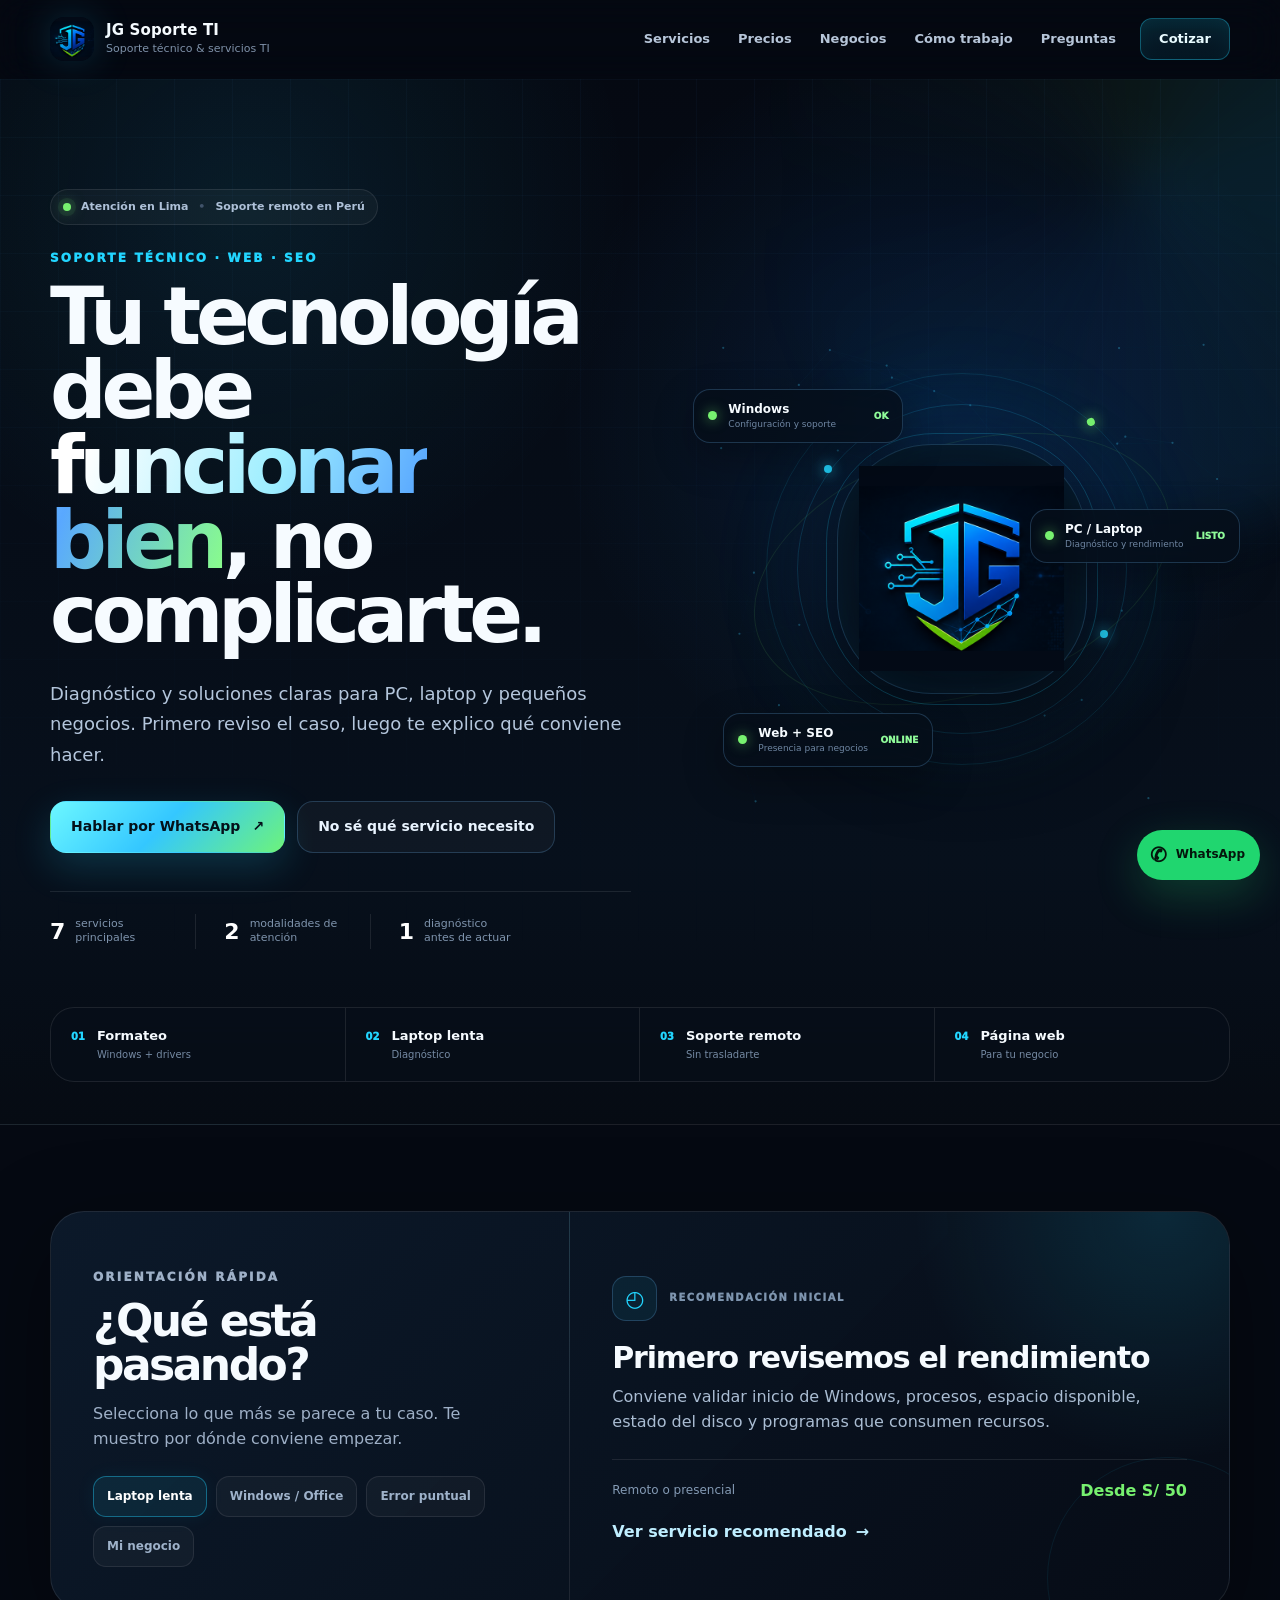
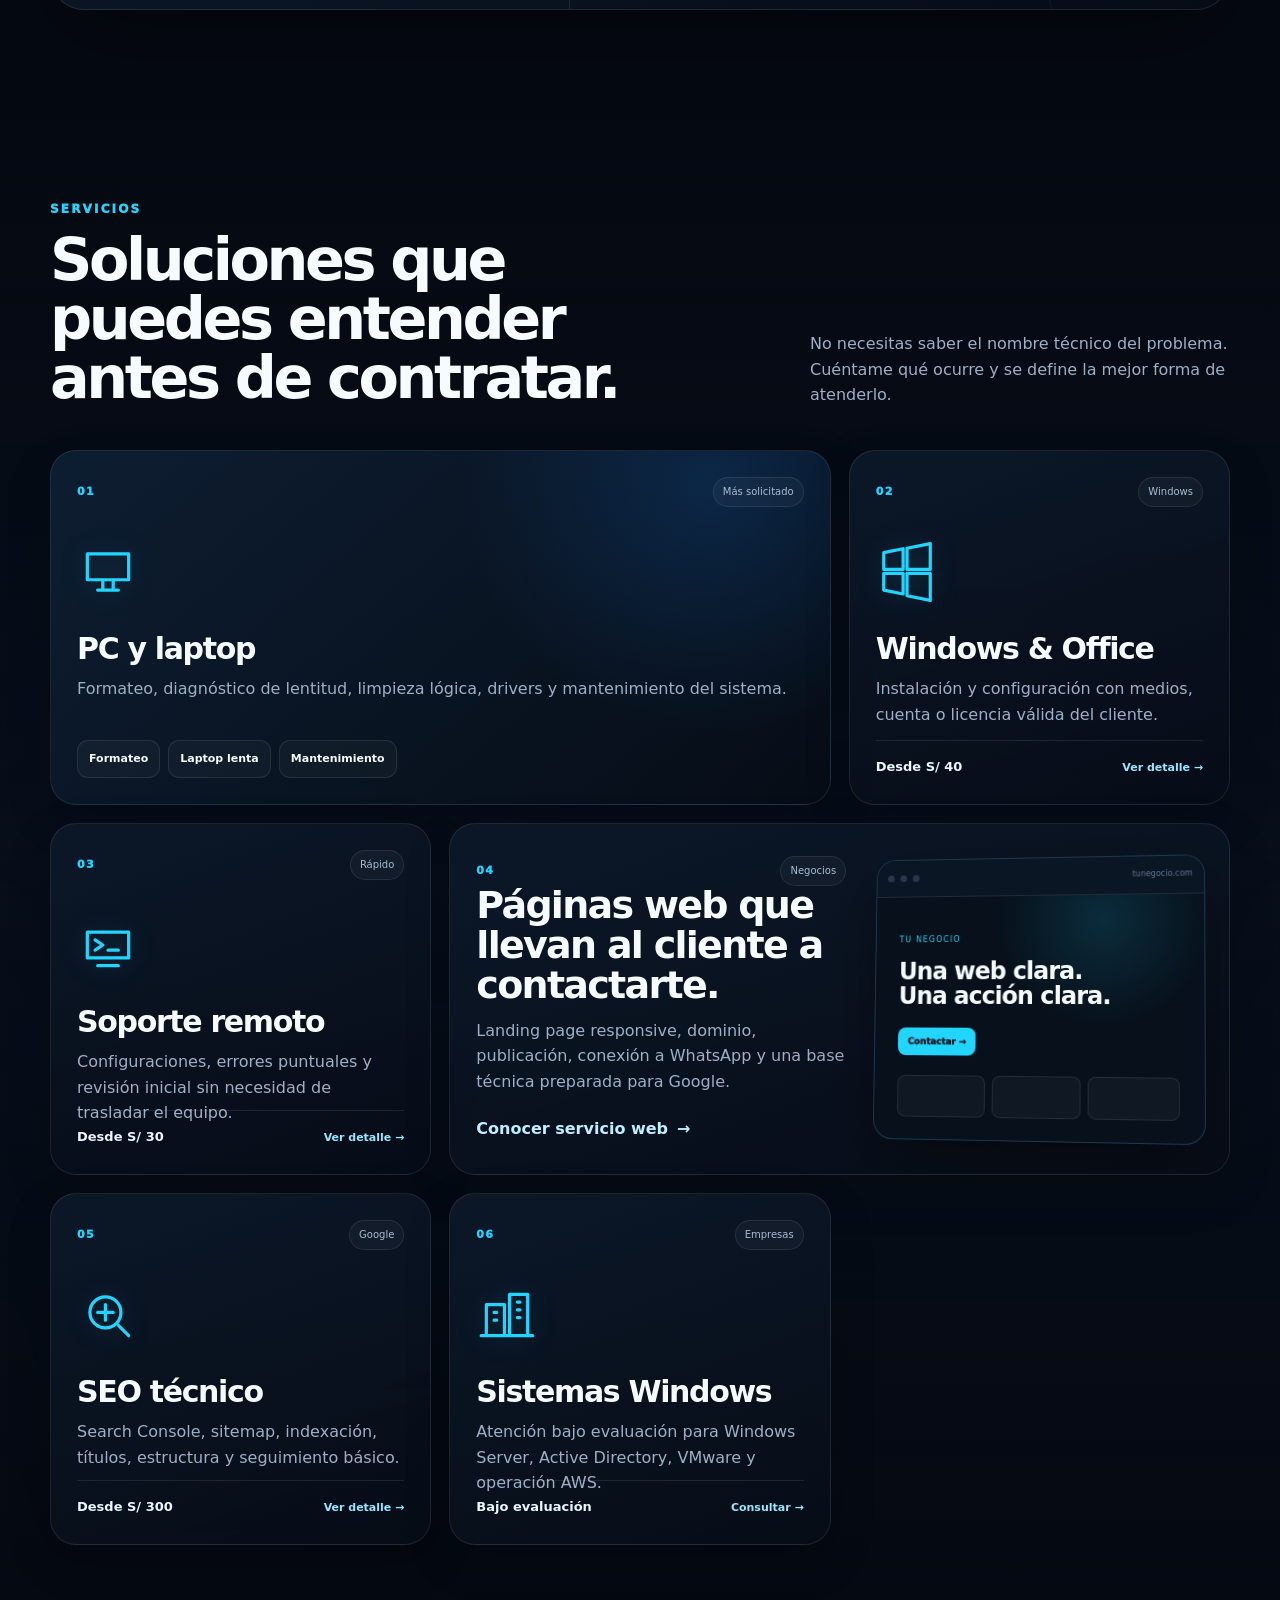
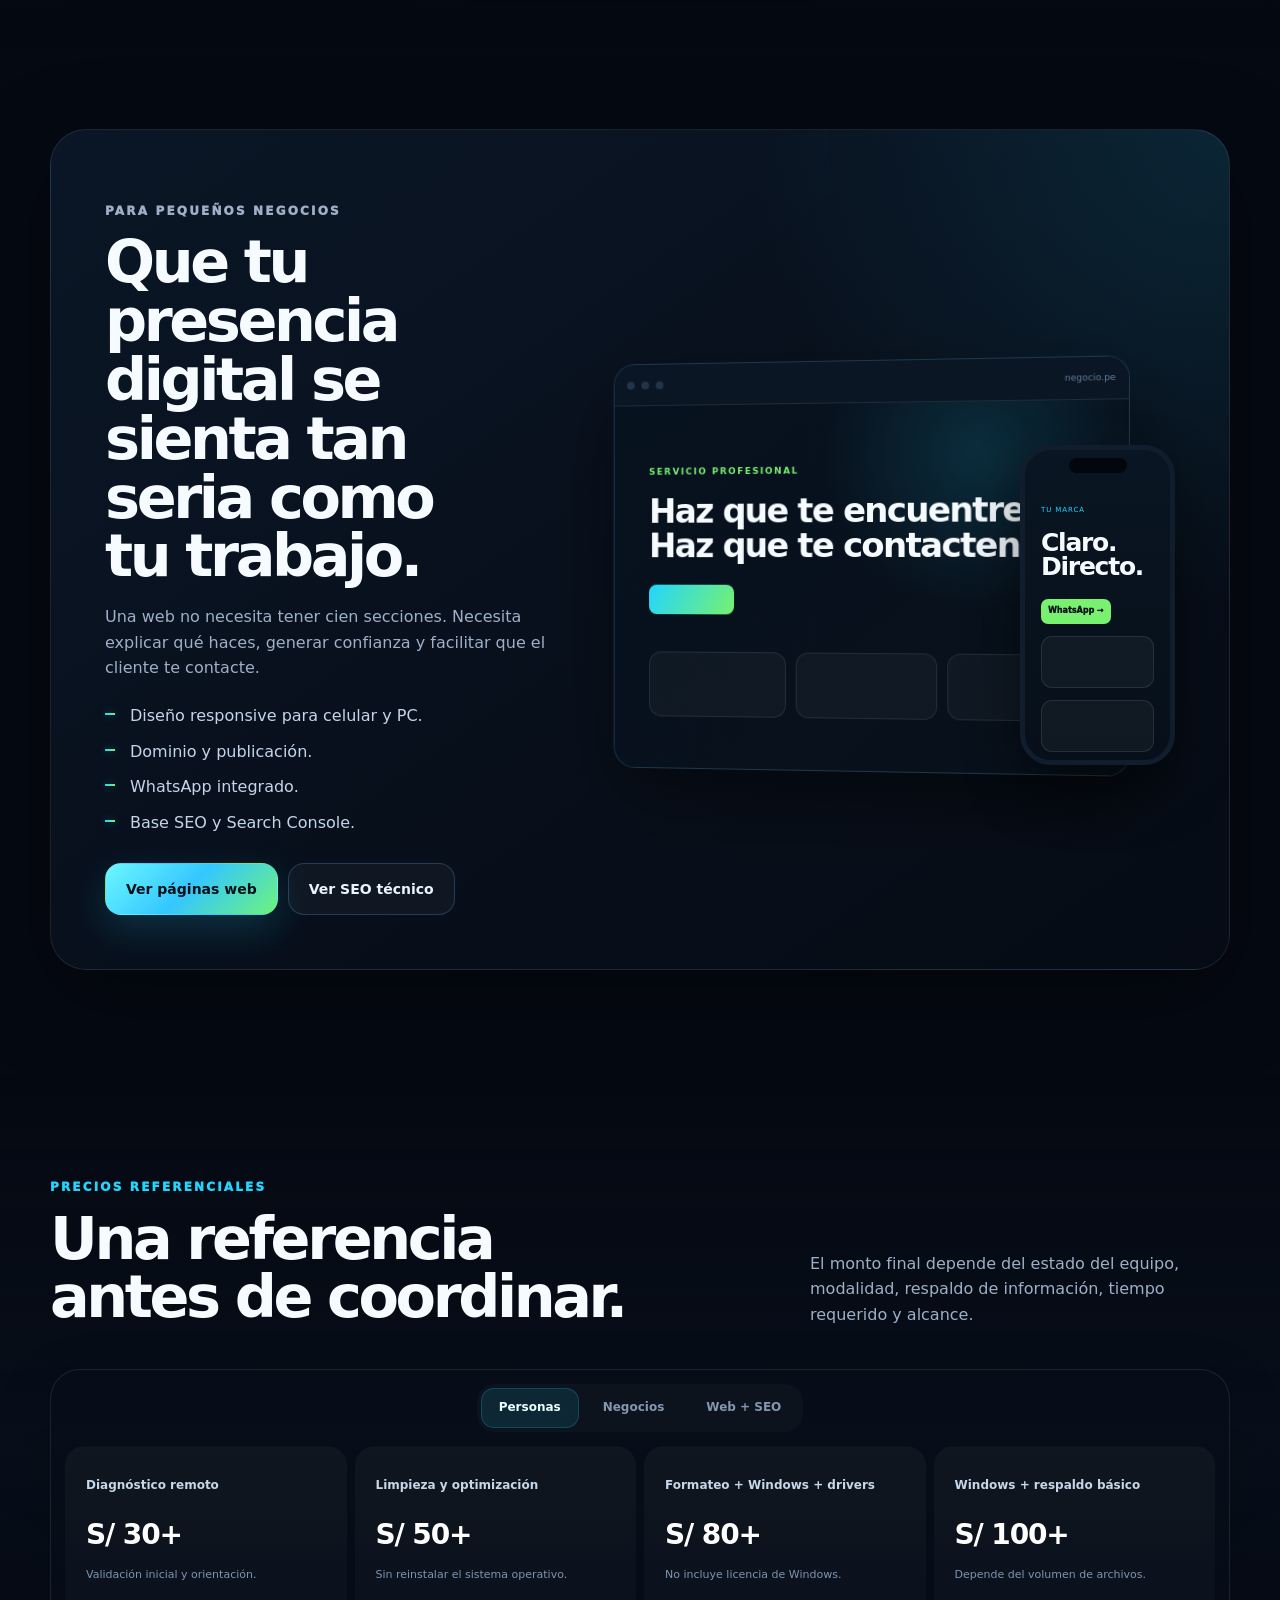
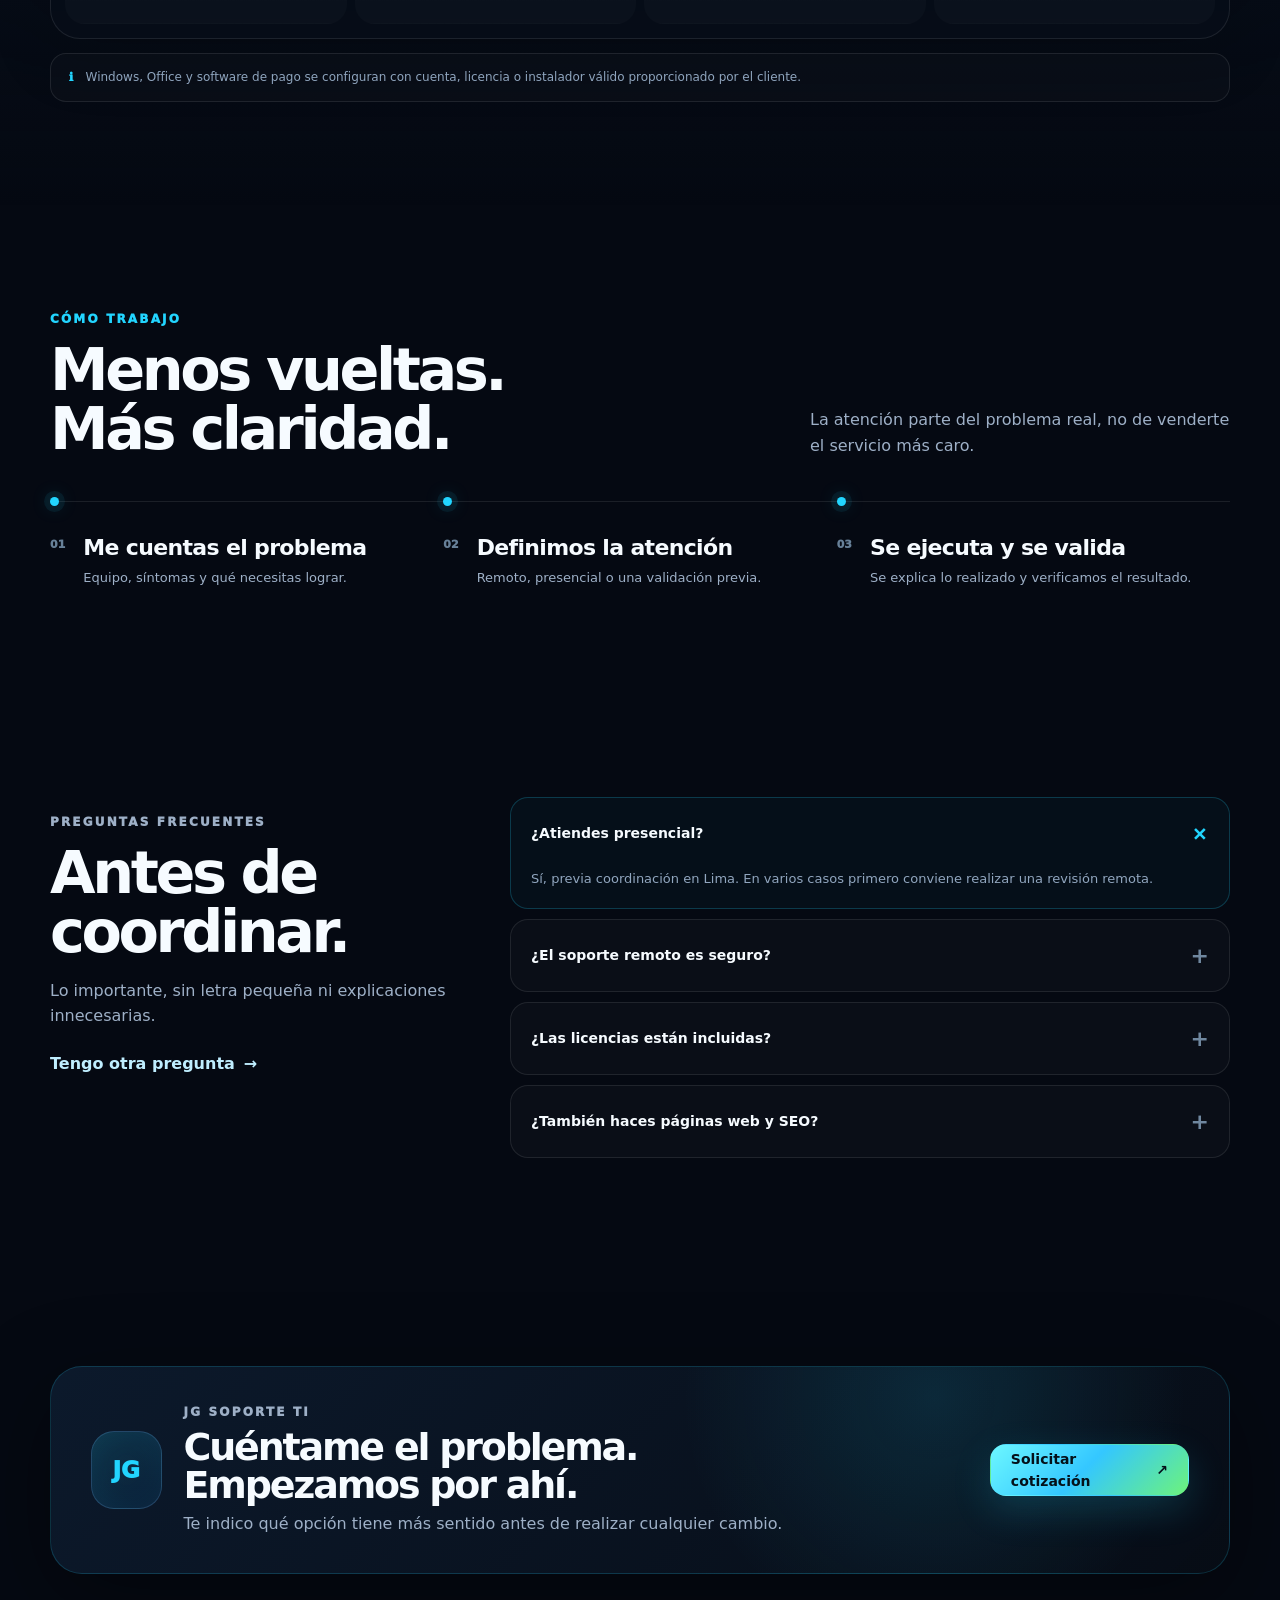
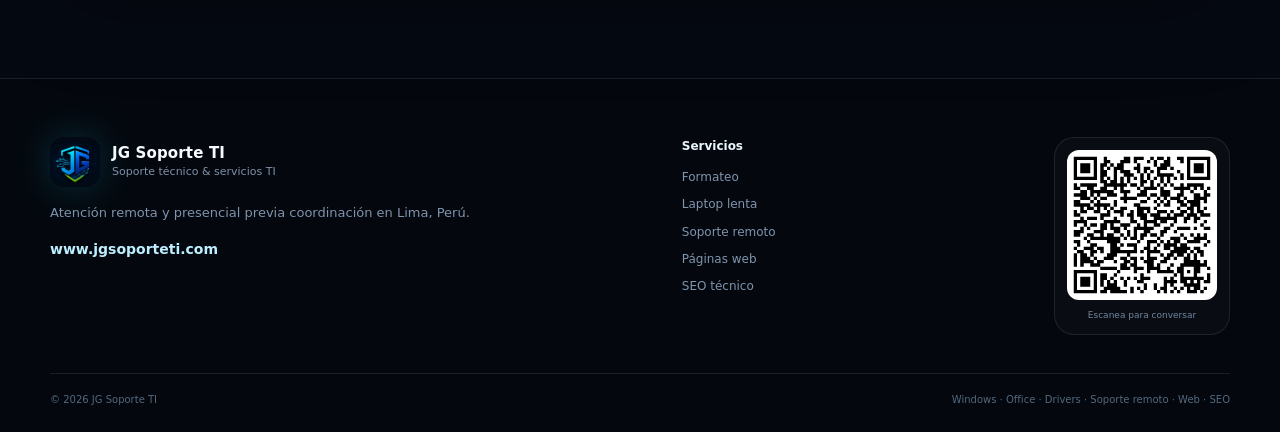
<file: index.html>
<!DOCTYPE html>
<html lang="es-PE">
<head>
  <!-- Google tag (gtag.js) -->
<script async src="https://www.googletagmanager.com/gtag/js?id=G-3D9VGT658D"></script>
<script>
  window.dataLayer = window.dataLayer || [];
  function gtag(){dataLayer.push(arguments);}
  gtag('js', new Date());

  gtag('config', 'G-3D9VGT658D');
</script>
<meta charset="UTF-8" />
<meta name="viewport" content="width=device-width, initial-scale=1.0" />
<title>JG Soporte TI | Soporte técnico para PC, laptop y negocios en Lima</title>
<meta name="description" content="Soporte técnico para PC y laptop en Lima. Formateo, Windows, Office, drivers, optimización, soporte remoto, páginas web y SEO técnico para negocios." />
<meta name="keywords" content="soporte técnico Lima, formateo laptop Lima, laptop lenta Lima, soporte remoto PC Perú, páginas web negocios Lima, SEO técnico Lima" />
<meta name="robots" content="index, follow, max-image-preview:large" />
<meta name="author" content="JG Soporte TI" />
<meta name="theme-color" content="#050a12" />
<meta name="color-scheme" content="dark" />
<link rel="canonical" href="https://www.jgsoporteti.com/" />
<link rel="icon" href="/favicon.ico" sizes="any" />
<link rel="icon" type="image/png" sizes="32x32" href="/assets/img/favicon-32x32.png" />
<link rel="icon" type="image/png" sizes="192x192" href="/assets/img/favicon-192x192.png" />
<link rel="apple-touch-icon" sizes="180x180" href="/assets/img/apple-touch-icon.png" />
<meta property="og:locale" content="es_PE" />
<meta property="og:type" content="website" />
<meta property="og:site_name" content="JG Soporte TI" />
<meta property="og:title" content="JG Soporte TI | Soporte técnico claro, rápido y profesional" />
<meta property="og:description" content="Soluciones para PC, laptop y negocios en Lima: Windows, Office, optimización, soporte remoto, páginas web y SEO técnico." />
<meta property="og:url" content="https://www.jgsoporteti.com/" />
<meta property="og:image" content="https://www.jgsoporteti.com/assets/img/og-image-jg-soporte-ti.png" />
<meta name="twitter:card" content="summary_large_image" />
<meta name="twitter:title" content="JG Soporte TI | Soporte técnico claro, rápido y profesional" />
<meta name="twitter:description" content="Soporte técnico para personas y negocios en Lima. Atención remota y presencial previa coordinación." />
<meta name="twitter:image" content="https://www.jgsoporteti.com/assets/img/og-image-jg-soporte-ti.png" />
<link rel="stylesheet" href="assets/css/styles.css?v=12" />
<script type="application/ld+json">{
  "@context":"https://schema.org",
  "@graph":[
    {"@type":["LocalBusiness","ProfessionalService"],"@id":"https://www.jgsoporteti.com/#negocio","name":"JG Soporte TI","url":"https://www.jgsoporteti.com/","logo":"https://www.jgsoporteti.com/assets/img/logo-icon-jg.png","image":"https://www.jgsoporteti.com/assets/img/og-image-jg-soporte-ti.png","telephone":"+51936480770","priceRange":"S/30 - S/800+","description":"Soporte técnico para PC, laptops y pequeños negocios en Lima. Formateo, Windows, Office, drivers, optimización, soporte remoto, páginas web y SEO técnico.","areaServed":[{"@type":"City","name":"Lima"},{"@type":"Country","name":"Perú"}],"address":{"@type":"PostalAddress","addressLocality":"Lima","addressRegion":"Lima","addressCountry":"PE"}},
    {"@type":"WebSite","@id":"https://www.jgsoporteti.com/#website","url":"https://www.jgsoporteti.com/","name":"JG Soporte TI","inLanguage":"es-PE","publisher":{"@id":"https://www.jgsoporteti.com/#negocio"}},
    {"@type":"ItemList","@id":"https://www.jgsoporteti.com/#servicios","name":"Servicios de JG Soporte TI","itemListElement":[
      {"@type":"ListItem","position":1,"name":"Formateo de laptop en Lima","url":"https://www.jgsoporteti.com/formateo-laptop-lima.html"},
      {"@type":"ListItem","position":2,"name":"Solución para laptop lenta","url":"https://www.jgsoporteti.com/laptop-lenta-lima.html"},
      {"@type":"ListItem","position":3,"name":"Mantenimiento de PC y laptop","url":"https://www.jgsoporteti.com/mantenimiento-pc-lima.html"},
      {"@type":"ListItem","position":4,"name":"Instalación de Windows y Office","url":"https://www.jgsoporteti.com/instalacion-windows-office.html"},
      {"@type":"ListItem","position":5,"name":"Soporte remoto para PC","url":"https://www.jgsoporteti.com/soporte-remoto-pc.html"},
      {"@type":"ListItem","position":6,"name":"Páginas web para negocios","url":"https://www.jgsoporteti.com/paginas-web-negocios.html"},
      {"@type":"ListItem","position":7,"name":"SEO técnico para negocios","url":"https://www.jgsoporteti.com/seo-tecnico-negocios.html"}
    ]}
  ]
}</script>
</head>
<body>
<div class="scroll-progress" aria-hidden="true"><span data-scroll-progress></span></div>
<div class="page-noise" aria-hidden="true"></div>

<header class="site-header" data-header>
  <div class="container nav-wrap">
    <a class="brand" href="#inicio" aria-label="JG Soporte TI - Inicio">
      <img src="assets/img/logo-icon-jg.png" alt="JG Soporte TI" width="44" height="44" />
      <span><b>JG Soporte TI</b><small>Soporte técnico & servicios TI</small></span>
    </a>
    <nav class="main-nav" data-nav aria-label="Menú principal">
      <a href="#servicios">Servicios</a>
      <a href="#precios">Precios</a>
      <a href="#negocios">Negocios</a>
      <a href="#proceso">Cómo trabajo</a>
      <a href="#faq">Preguntas</a>
      <a class="nav-pill" href="https://wa.me/51936480770?text=Hola%20JG%20Soporte%20TI%2C%20quisiera%20cotizar%20un%20servicio." target="_blank" rel="noopener">Cotizar</a>
    </nav>
    <a class="header-wa" href="https://wa.me/51936480770?text=Hola%20JG%20Soporte%20TI%2C%20quisiera%20cotizar%20un%20servicio." target="_blank" rel="noopener">WhatsApp</a>
    <button class="menu-toggle" data-menu-toggle type="button" aria-label="Abrir menú" aria-expanded="false"><span></span><span></span><span></span></button>
  </div>
</header>

<main id="inicio">
  <section class="hero-section">
    <div class="hero-aurora" aria-hidden="true"></div>
    <div class="container hero-grid">
      <div class="hero-copy reveal">
        <div class="availability"><i></i><span>Atención en Lima</span><em>•</em><span>Soporte remoto en Perú</span></div>
        <p class="eyebrow hero-eyebrow">Soporte técnico · Web · SEO</p>
        <h1>Tu tecnología debe <span class="gradient-text">funcionar bien</span>, no complicarte.</h1>
        <p class="hero-lead">Diagnóstico y soluciones claras para PC, laptop y pequeños negocios. Primero reviso el caso, luego te explico qué conviene hacer.</p>
        <div class="hero-actions">
          <a class="btn btn-primary magnetic" href="https://wa.me/51936480770?text=Hola%20JG%20Soporte%20TI%2C%20quisiera%20cotizar%20un%20servicio." target="_blank" rel="noopener"><span>Hablar por WhatsApp</span><b>↗</b></a>
          <a class="btn btn-ghost" href="#diagnostico">No sé qué servicio necesito</a>
        </div>
        <div class="hero-facts">
          <div><strong>7</strong><span>servicios principales</span></div>
          <div><strong>2</strong><span>modalidades de atención</span></div>
          <div><strong>1</strong><span>diagnóstico antes de actuar</span></div>
        </div>
      </div>

      <div class="hero-visual reveal" data-hero-visual>
        <div class="visual-halo"></div>
        <canvas id="networkCanvas" aria-hidden="true"></canvas>
        <div class="tech-orbit orbit-a"></div><div class="tech-orbit orbit-b"></div>
        <div class="core-logo" data-tilt>
          <img src="assets/img/logo-icon-jg.png" alt="Logo JG Soporte TI" width="220" height="220" />
          <span class="core-pulse"></span>
        </div>
        <div class="status-card status-one"><i class="status-dot"></i><span><b>Windows</b><small>Configuración y soporte</small></span><em>OK</em></div>
        <div class="status-card status-two"><i class="status-dot"></i><span><b>PC / Laptop</b><small>Diagnóstico y rendimiento</small></span><em>LISTO</em></div>
        <div class="status-card status-three"><i class="status-dot"></i><span><b>Web + SEO</b><small>Presencia para negocios</small></span><em>ONLINE</em></div>
      </div>
    </div>

    <div class="container quick-links reveal" aria-label="Accesos rápidos">
      <a href="formateo-laptop-lima.html"><span>01</span><b>Formateo</b><small>Windows + drivers</small></a>
      <a href="laptop-lenta-lima.html"><span>02</span><b>Laptop lenta</b><small>Diagnóstico</small></a>
      <a href="soporte-remoto-pc.html"><span>03</span><b>Soporte remoto</b><small>Sin trasladarte</small></a>
      <a href="paginas-web-negocios.html"><span>04</span><b>Página web</b><small>Para tu negocio</small></a>
    </div>
  </section>

  <section class="section diagnosis-section" id="diagnostico">
    <div class="container diagnosis-wrap reveal">
      <div class="diagnosis-copy">
        <p class="eyebrow">Orientación rápida</p>
        <h2>¿Qué está pasando?</h2>
        <p>Selecciona lo que más se parece a tu caso. Te muestro por dónde conviene empezar.</p>
        <div class="diagnosis-options" role="tablist" aria-label="Selecciona tu problema">
          <button class="active" data-diagnosis="slow" type="button">Laptop lenta</button>
          <button data-diagnosis="windows" type="button">Windows / Office</button>
          <button data-diagnosis="remote" type="button">Error puntual</button>
          <button data-diagnosis="business" type="button">Mi negocio</button>
        </div>
      </div>
      <div class="diagnosis-result" data-diagnosis-result>
        <div class="result-top"><span data-result-icon>◴</span><small>RECOMENDACIÓN INICIAL</small></div>
        <h3 data-result-title>Primero revisemos el rendimiento</h3>
        <p data-result-text>Conviene validar inicio de Windows, procesos, espacio disponible, estado del disco y programas que consumen recursos.</p>
        <div class="result-meta"><span data-result-mode>Remoto o presencial</span><b data-result-price>Desde S/ 50</b></div>
        <a data-result-link class="text-link" href="laptop-lenta-lima.html">Ver servicio recomendado <span>→</span></a>
      </div>
    </div>
  </section>

  <section class="section services-section" id="servicios">
    <div class="container section-heading reveal">
      <div><p class="eyebrow">Servicios</p><h2>Soluciones que puedes entender antes de contratar.</h2></div>
      <p>No necesitas saber el nombre técnico del problema. Cuéntame qué ocurre y se define la mejor forma de atenderlo.</p>
    </div>

    <div class="container services-bento">
      <article class="service-card service-featured reveal spotlight" data-tilt>
        <div class="service-head"><span class="service-number">01</span><span class="service-badge">Más solicitado</span></div>
        <svg class="service-svg" viewBox="0 0 24 24" aria-hidden="true"><path d="M4 5h16v10H4zM8 19h8M10 15v4m4-4v4"/></svg>
        <h3>PC y laptop</h3>
        <p>Formateo, diagnóstico de lentitud, limpieza lógica, drivers y mantenimiento del sistema.</p>
        <div class="service-links"><a href="formateo-laptop-lima.html">Formateo</a><a href="laptop-lenta-lima.html">Laptop lenta</a><a href="mantenimiento-pc-lima.html">Mantenimiento</a></div>
      </article>

      <article class="service-card reveal spotlight" data-tilt>
        <div class="service-head"><span class="service-number">02</span><span class="service-badge">Windows</span></div>
        <svg class="service-svg" viewBox="0 0 24 24" aria-hidden="true"><path d="M3 4.5 10.5 3v8H3zm9-1.7L21 1v10h-9zM3 12.5h7.5v8L3 19zm9 0h9V23l-9-1.8z"/></svg>
        <h3>Windows & Office</h3>
        <p>Instalación y configuración con medios, cuenta o licencia válida del cliente.</p>
        <div class="card-bottom"><b>Desde S/ 40</b><a href="instalacion-windows-office.html">Ver detalle →</a></div>
      </article>

      <article class="service-card reveal spotlight" data-tilt>
        <div class="service-head"><span class="service-number">03</span><span class="service-badge">Rápido</span></div>
        <svg class="service-svg" viewBox="0 0 24 24" aria-hidden="true"><path d="M4 7h16v10H4zM8 20h8M7 10l3 2-3 2m5 0h4"/></svg>
        <h3>Soporte remoto</h3>
        <p>Configuraciones, errores puntuales y revisión inicial sin necesidad de trasladar el equipo.</p>
        <div class="card-bottom"><b>Desde S/ 30</b><a href="soporte-remoto-pc.html">Ver detalle →</a></div>
      </article>

      <article class="service-card service-wide reveal spotlight" data-tilt>
        <div class="wide-copy">
          <div class="service-head"><span class="service-number">04</span><span class="service-badge">Negocios</span></div>
          <h3>Páginas web que llevan al cliente a contactarte.</h3>
          <p>Landing page responsive, dominio, publicación, conexión a WhatsApp y una base técnica preparada para Google.</p>
          <a class="text-link" href="paginas-web-negocios.html">Conocer servicio web <span>→</span></a>
        </div>
        <div class="mini-browser" aria-hidden="true">
          <div class="browser-bar"><i></i><i></i><i></i><span>tunegocio.com</span></div>
          <div class="browser-body"><small>TU NEGOCIO</small><strong>Una web clara.<br>Una acción clara.</strong><em>Contactar →</em><div class="browser-cards"><i></i><i></i><i></i></div></div>
        </div>
      </article>

      <article class="service-card reveal spotlight" data-tilt>
        <div class="service-head"><span class="service-number">05</span><span class="service-badge">Google</span></div>
        <svg class="service-svg" viewBox="0 0 24 24" aria-hidden="true"><circle cx="11" cy="11" r="6"/><path d="m16 16 4 4M8 11h6M11 8v6"/></svg>
        <h3>SEO técnico</h3>
        <p>Search Console, sitemap, indexación, títulos, estructura y seguimiento básico.</p>
        <div class="card-bottom"><b>Desde S/ 300</b><a href="seo-tecnico-negocios.html">Ver detalle →</a></div>
      </article>

      <article class="service-card reveal spotlight" data-tilt>
        <div class="service-head"><span class="service-number">06</span><span class="service-badge">Empresas</span></div>
        <svg class="service-svg" viewBox="0 0 24 24" aria-hidden="true"><path d="M4 20V8h7v12M13 20V4h7v16M2 20h20M7 11h1m-1 3h1m8-7h1m-1 3h1m-1 3h1"/></svg>
        <h3>Sistemas Windows</h3>
        <p>Atención bajo evaluación para Windows Server, Active Directory, VMware y operación AWS.</p>
        <div class="card-bottom"><b>Bajo evaluación</b><a href="#contacto">Consultar →</a></div>
      </article>
    </div>
  </section>

  <section class="section business-section" id="negocios">
    <div class="container business-shell reveal">
      <div class="business-copy">
        <p class="eyebrow">Para pequeños negocios</p>
        <h2>Que tu presencia digital se sienta tan seria como tu trabajo.</h2>
        <p>Una web no necesita tener cien secciones. Necesita explicar qué haces, generar confianza y facilitar que el cliente te contacte.</p>
        <ul class="clean-list"><li>Diseño responsive para celular y PC.</li><li>Dominio y publicación.</li><li>WhatsApp integrado.</li><li>Base SEO y Search Console.</li></ul>
        <div class="business-actions"><a class="btn btn-primary" href="paginas-web-negocios.html">Ver páginas web</a><a class="btn btn-ghost" href="seo-tecnico-negocios.html">Ver SEO técnico</a></div>
      </div>
      <div class="device-stage" aria-label="Vista demostrativa de una página web en PC y celular">
        <div class="desktop-demo">
          <div class="demo-top"><i></i><i></i><i></i><span>negocio.pe</span></div>
          <div class="demo-content"><small>SERVICIO PROFESIONAL</small><strong>Haz que te encuentren.<br>Haz que te contacten.</strong><span></span><div class="demo-grid"><i></i><i></i><i></i></div></div>
        </div>
        <div class="phone-demo"><div class="phone-notch"></div><small>TU MARCA</small><strong>Claro.<br>Directo.</strong><span>WhatsApp →</span><i></i><i></i></div>
      </div>
    </div>
  </section>

  <section class="section prices-section" id="precios">
    <div class="container section-heading reveal">
      <div><p class="eyebrow">Precios referenciales</p><h2>Una referencia antes de coordinar.</h2></div>
      <p>El monto final depende del estado del equipo, modalidad, respaldo de información, tiempo requerido y alcance.</p>
    </div>
    <div class="container pricing-wrap reveal">
      <div class="pricing-tabs" role="tablist">
        <button class="active" data-price-tab="personas" type="button">Personas</button>
        <button data-price-tab="negocios" type="button">Negocios</button>
        <button data-price-tab="webseo" type="button">Web + SEO</button>
      </div>
      <div class="price-panels">
        <div class="price-panel active" data-price-panel="personas">
          <article><span>Diagnóstico remoto</span><b>S/ 30+</b><small>Validación inicial y orientación.</small></article>
          <article><span>Limpieza y optimización</span><b>S/ 50+</b><small>Sin reinstalar el sistema operativo.</small></article>
          <article><span>Formateo + Windows + drivers</span><b>S/ 80+</b><small>No incluye licencia de Windows.</small></article>
          <article><span>Windows + respaldo básico</span><b>S/ 100+</b><small>Depende del volumen de archivos.</small></article>
        </div>
        <div class="price-panel" data-price-panel="negocios">
          <article><span>Soporte remoto por incidente</span><b>S/ 50+</b><small>Configuración o revisión puntual.</small></article>
          <article><span>Revisión de equipo de trabajo</span><b>S/ 80+</b><small>Diagnóstico y optimización operativa.</small></article>
          <article><span>Checklist Windows básico</span><b>S/ 120+</b><small>Estado general y recomendaciones.</small></article>
          <article><span>Servicios TI empresariales</span><b>A evaluar</b><small>Windows Server, AD, VMware y AWS.</small></article>
        </div>
        <div class="price-panel" data-price-panel="webseo">
          <article><span>Landing page para negocio</span><b>S/ 350+</b><small>Diseño responsive orientado a contacto.</small></article>
          <article><span>SEO técnico inicial</span><b>S/ 300+</b><small>Search Console, sitemap y base técnica.</small></article>
          <article><span>SEO local + Google Business</span><b>S/ 500+</b><small>Optimización inicial de presencia local.</small></article>
          <article><span>Seguimiento SEO mensual</span><b>S/ 400+</b><small>Indexación, clics y oportunidades de mejora.</small></article>
        </div>
      </div>
    </div>
    <div class="container subtle-note reveal"><span>ℹ</span><p>Windows, Office y software de pago se configuran con cuenta, licencia o instalador válido proporcionado por el cliente.</p></div>
  </section>

  <section class="section process-section" id="proceso">
    <div class="container section-heading reveal">
      <div><p class="eyebrow">Cómo trabajo</p><h2>Menos vueltas. Más claridad.</h2></div>
      <p>La atención parte del problema real, no de venderte el servicio más caro.</p>
    </div>
    <div class="container process-line">
      <article class="process-step reveal"><span>01</span><div><h3>Me cuentas el problema</h3><p>Equipo, síntomas y qué necesitas lograr.</p></div></article>
      <article class="process-step reveal"><span>02</span><div><h3>Definimos la atención</h3><p>Remoto, presencial o una validación previa.</p></div></article>
      <article class="process-step reveal"><span>03</span><div><h3>Se ejecuta y se valida</h3><p>Se explica lo realizado y verificamos el resultado.</p></div></article>
    </div>
  </section>

  <section class="section faq-section" id="faq">
    <div class="container faq-shell">
      <div class="faq-intro reveal"><p class="eyebrow">Preguntas frecuentes</p><h2>Antes de coordinar.</h2><p>Lo importante, sin letra pequeña ni explicaciones innecesarias.</p><a class="text-link" href="https://wa.me/51936480770?text=Hola%20JG%20Soporte%20TI%2C%20tengo%20una%20consulta." target="_blank" rel="noopener">Tengo otra pregunta <span>→</span></a></div>
      <div class="faq-list reveal">
        <details open><summary>¿Atiendes presencial?</summary><p>Sí, previa coordinación en Lima. En varios casos primero conviene realizar una revisión remota.</p></details>
        <details><summary>¿El soporte remoto es seguro?</summary><p>Se realiza con autorización del cliente y solo durante la atención. Al finalizar puedes cerrar o retirar la herramienta utilizada.</p></details>
        <details><summary>¿Las licencias están incluidas?</summary><p>No. Windows, Office y otros programas de pago se configuran con una licencia, cuenta o instalador válido proporcionado por el cliente.</p></details>
        <details><summary>¿También haces páginas web y SEO?</summary><p>Sí. Para pequeños negocios puedo implementar una landing page, conectarla a WhatsApp y trabajar una base SEO técnica inicial.</p></details>
      </div>
    </div>
  </section>

  <section class="section final-cta">
    <div class="container final-card reveal">
      <div class="final-copy"><span class="final-icon">JG</span><div><p class="eyebrow">JG Soporte TI</p><h2>Cuéntame el problema. Empezamos por ahí.</h2><p>Te indico qué opción tiene más sentido antes de realizar cualquier cambio.</p></div></div>
      <a class="btn btn-primary magnetic" href="https://wa.me/51936480770?text=Hola%20JG%20Soporte%20TI%2C%20quisiera%20cotizar%20un%20servicio." target="_blank" rel="noopener"><span>Solicitar cotización</span><b>↗</b></a>
    </div>
  </section>
</main>

<footer class="site-footer" id="contacto">
  <div class="container footer-grid">
    <div class="footer-main">
      <a class="brand footer-brand" href="#inicio"><img src="assets/img/logo-icon-jg.png" alt="JG Soporte TI" width="50" height="50" /><span><b>JG Soporte TI</b><small>Soporte técnico & servicios TI</small></span></a>
      <p>Atención remota y presencial previa coordinación en Lima, Perú.</p>
      <a class="site-url" href="https://www.jgsoporteti.com/">www.jgsoporteti.com</a>
    </div>
    <div class="footer-services"><b>Servicios</b><a href="formateo-laptop-lima.html">Formateo</a><a href="laptop-lenta-lima.html">Laptop lenta</a><a href="soporte-remoto-pc.html">Soporte remoto</a><a href="paginas-web-negocios.html">Páginas web</a><a href="seo-tecnico-negocios.html">SEO técnico</a></div>
    <div class="qr-card"><img src="assets/img/qr-whatsapp-jg.png" alt="Código QR para contactar a JG Soporte TI por WhatsApp" width="150" height="150" loading="lazy" /><span>Escanea para conversar</span></div>
  </div>
  <div class="container footer-bottom"><span>© 2026 JG Soporte TI</span><span>Windows · Office · Drivers · Soporte remoto · Web · SEO</span></div>
</footer>

<a class="floating-wa" href="https://wa.me/51936480770?text=Hola%20JG%20Soporte%20TI%2C%20quisiera%20cotizar%20un%20servicio." target="_blank" rel="noopener" aria-label="Cotizar por WhatsApp"><span>✆</span><b>WhatsApp</b></a>
<script src="assets/js/main.js?v=12" defer></script>
</body>
</html>
</file>
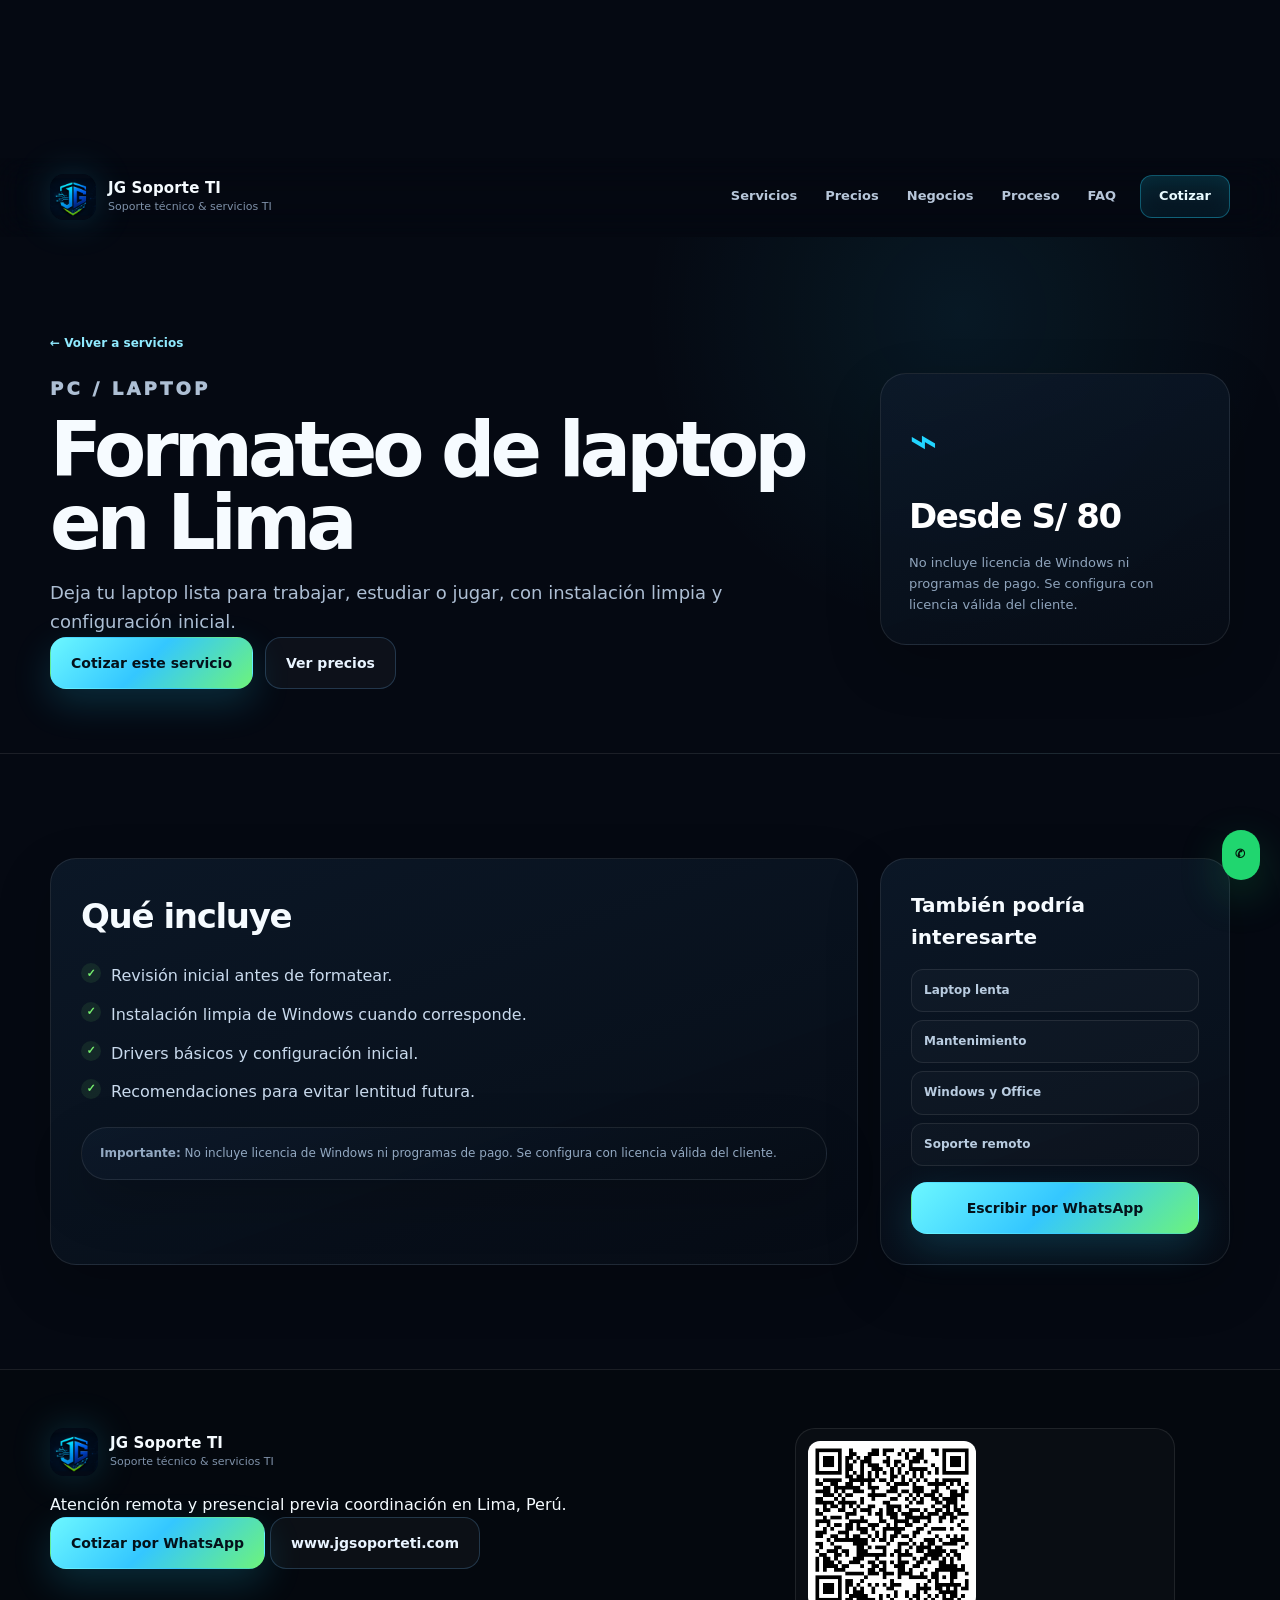
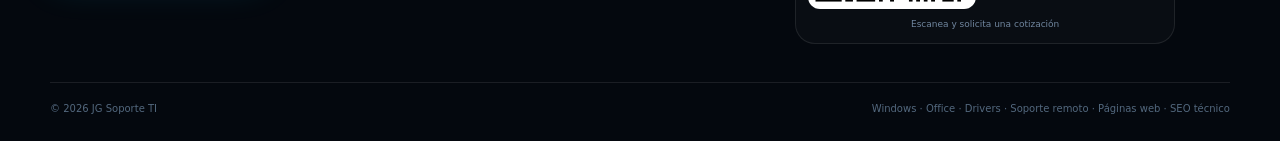
<file: formateo-laptop-lima.html>
<!DOCTYPE html>
<html lang="es-PE">
<head>
  <!-- Google tag (gtag.js) -->
<script async src="https://www.googletagmanager.com/gtag/js?id=G-3D9VGT658D"></script>
<script>
  window.dataLayer = window.dataLayer || [];
  function gtag(){dataLayer.push(arguments);}
  gtag('js', new Date());

  gtag('config', 'G-3D9VGT658D');
</script>
<meta charset="UTF-8" />
<meta name="viewport" content="width=device-width, initial-scale=1.0" />
<title>Formateo de laptop en Lima | JG Soporte TI</title>
<meta name="description" content="Instalación limpia, drivers, configuración inicial y revisión básica del equipo." />
<meta name="keywords" content="formateo laptop Lima, formateo PC Lima, instalar Windows laptop Lima" />
<meta name="robots" content="index, follow, max-image-preview:large" />
<meta name="author" content="JG Soporte TI" />
<meta name="theme-color" content="#050a12" />
<meta name="color-scheme" content="dark light" />
<link rel="canonical" href="https://www.jgsoporteti.com/formateo-laptop-lima.html" />
<link rel="icon" href="/favicon.ico" sizes="any" />
<link rel="icon" type="image/png" sizes="32x32" href="/assets/img/favicon-32x32.png" />
<link rel="icon" type="image/png" sizes="192x192" href="/assets/img/favicon-192x192.png" />
<link rel="apple-touch-icon" sizes="180x180" href="/assets/img/apple-touch-icon.png" />
<meta property="og:locale" content="es_PE" />
<meta property="og:type" content="website" />
<meta property="og:site_name" content="JG Soporte TI" />
<meta property="og:title" content="Formateo de laptop en Lima | JG Soporte TI" />
<meta property="og:description" content="Instalación limpia, drivers, configuración inicial y revisión básica del equipo." />
<meta property="og:url" content="https://www.jgsoporteti.com/formateo-laptop-lima.html" />
<meta property="og:image" content="https://www.jgsoporteti.com/assets/img/og-image-jg-soporte-ti.png" />
<meta name="twitter:card" content="summary_large_image" />
<meta name="twitter:title" content="Formateo de laptop en Lima | JG Soporte TI" />
<meta name="twitter:description" content="Instalación limpia, drivers, configuración inicial y revisión básica del equipo." />
<meta name="twitter:image" content="https://www.jgsoporteti.com/assets/img/og-image-jg-soporte-ti.png" />
<link rel="stylesheet" href="assets/css/styles.css?v=12" />
<script type="application/ld+json">{"@context":"https://schema.org","@type":"Service","name":"Formateo de laptop en Lima","provider":{"@type":"LocalBusiness","name":"JG Soporte TI","url":"https://www.jgsoporteti.com/"},"areaServed":"Lima, Perú","description":"Instalación limpia, drivers, configuración inicial y revisión básica del equipo."}</script>
</head>
<body>
<div class="page-glow"></div>
<canvas id="heroCanvas" aria-hidden="true"></canvas>

<header class="site-header" data-header>
  <div class="container nav-wrap">
    <a class="brand" href="index.html#inicio" aria-label="Ir al inicio">
      <img src="assets/img/logo-icon-jg.png" alt="JG Soporte TI" width="46" height="46" />
      <span><b>JG Soporte TI</b><small>Soporte técnico & servicios TI</small></span>
    </a>
    <nav class="main-nav" data-nav aria-label="Menú principal">
      
<a href="index.html#servicios">Servicios</a>
<a href="index.html#precios">Precios</a>
<a href="index.html#negocios">Negocios</a>
<a href="index.html#proceso">Proceso</a>
<a href="index.html#faq">FAQ</a>

      <a class="nav-pill" href="https://wa.me/51936480770?text=Hola%20JG%20Soporte%20TI%2C%20necesito%20cotizar%20un%20servicio." target="_blank" rel="noopener">Cotizar</a>
    </nav>
    <a class="header-wa" href="https://wa.me/51936480770?text=Hola%20JG%20Soporte%20TI%2C%20necesito%20cotizar%20un%20servicio." target="_blank" rel="noopener">WhatsApp</a>
    <button class="menu-toggle" data-menu-toggle type="button" aria-label="Abrir menú" aria-expanded="false"><span></span><span></span><span></span></button>
  </div>
</header>

<main>
<section class="inner-hero">
  <div class="container inner-grid">
    <div class="reveal">
      <a class="back-link" href="index.html#servicios">← Volver a servicios</a>
      <p class="eyebrow">PC / Laptop</p>
      <h1>Formateo de laptop en Lima</h1>
      <p>Deja tu laptop lista para trabajar, estudiar o jugar, con instalación limpia y configuración inicial.</p>
      <div class="hero-actions"><a class="btn btn-primary" href="https://wa.me/51936480770?text=Hola%20JG%20Soporte%20TI%2C%20necesito%20cotizar%20un%20servicio." target="_blank" rel="noopener">Cotizar este servicio</a><a class="btn btn-ghost" href="index.html#precios">Ver precios</a></div>
    </div>
    <div class="inner-card reveal" data-tilt><span>⌁</span><h2>Desde S/ 80</h2><p>No incluye licencia de Windows ni programas de pago. Se configura con licencia válida del cliente.</p></div>
  </div>
</section>
<section class="section detail-section">
  <div class="container detail-grid">
    <article class="detail-main reveal">
      <h2>Qué incluye</h2>
      <ul class="check-list"><li>Revisión inicial antes de formatear.</li><li>Instalación limpia de Windows cuando corresponde.</li><li>Drivers básicos y configuración inicial.</li><li>Recomendaciones para evitar lentitud futura.</li></ul>
      <div class="license-note"><b>Importante:</b> No incluye licencia de Windows ni programas de pago. Se configura con licencia válida del cliente.</div>
    </article>
    <aside class="detail-side reveal">
      <h3>También podría interesarte</h3>
      <div class="related-links"><a href="laptop-lenta-lima.html">Laptop lenta</a><a href="mantenimiento-pc-lima.html">Mantenimiento</a><a href="instalacion-windows-office.html">Windows y Office</a><a href="soporte-remoto-pc.html">Soporte remoto</a></div>
      <a class="btn btn-primary full" href="https://wa.me/51936480770?text=Hola%20JG%20Soporte%20TI%2C%20necesito%20cotizar%20un%20servicio." target="_blank" rel="noopener">Escribir por WhatsApp</a>
    </aside>
  </div>
</section>
</main>

<footer class="site-footer" id="contacto">
  <div class="container footer-grid">
    <div>
      <a class="brand footer-brand" href="index.html#inicio">
        <img src="assets/img/logo-icon-jg.png" alt="JG Soporte TI" width="48" height="48" />
        <span><b>JG Soporte TI</b><small>Soporte técnico & servicios TI</small></span>
      </a>
      <p>Atención remota y presencial previa coordinación en Lima, Perú.</p>
      <div class="footer-actions">
        <a class="btn btn-primary" href="https://wa.me/51936480770?text=Hola%20JG%20Soporte%20TI%2C%20necesito%20cotizar%20un%20servicio." target="_blank" rel="noopener">Cotizar por WhatsApp</a>
        <a class="btn btn-ghost" href="https://www.jgsoporteti.com/" target="_blank" rel="noopener">www.jgsoporteti.com</a>
      </div>
    </div>
    <div class="qr-card">
      <img src="assets/img/qr-whatsapp-jg.png" alt="QR para solicitar cotización por WhatsApp" width="168" height="168" loading="lazy" />
      <span>Escanea y solicita una cotización</span>
    </div>
  </div>
  <div class="container footer-bottom">
    <span>© 2026 JG Soporte TI</span>
    <span>Windows · Office · Drivers · Soporte remoto · Páginas web · SEO técnico</span>
  </div>
</footer>
<a class="floating-wa" href="https://wa.me/51936480770?text=Hola%20JG%20Soporte%20TI%2C%20necesito%20cotizar%20un%20servicio." target="_blank" rel="noopener" aria-label="Cotizar por WhatsApp">✆</a>

<script src="assets/js/main.js?v=12" defer></script>
</body>
</html>
</file>
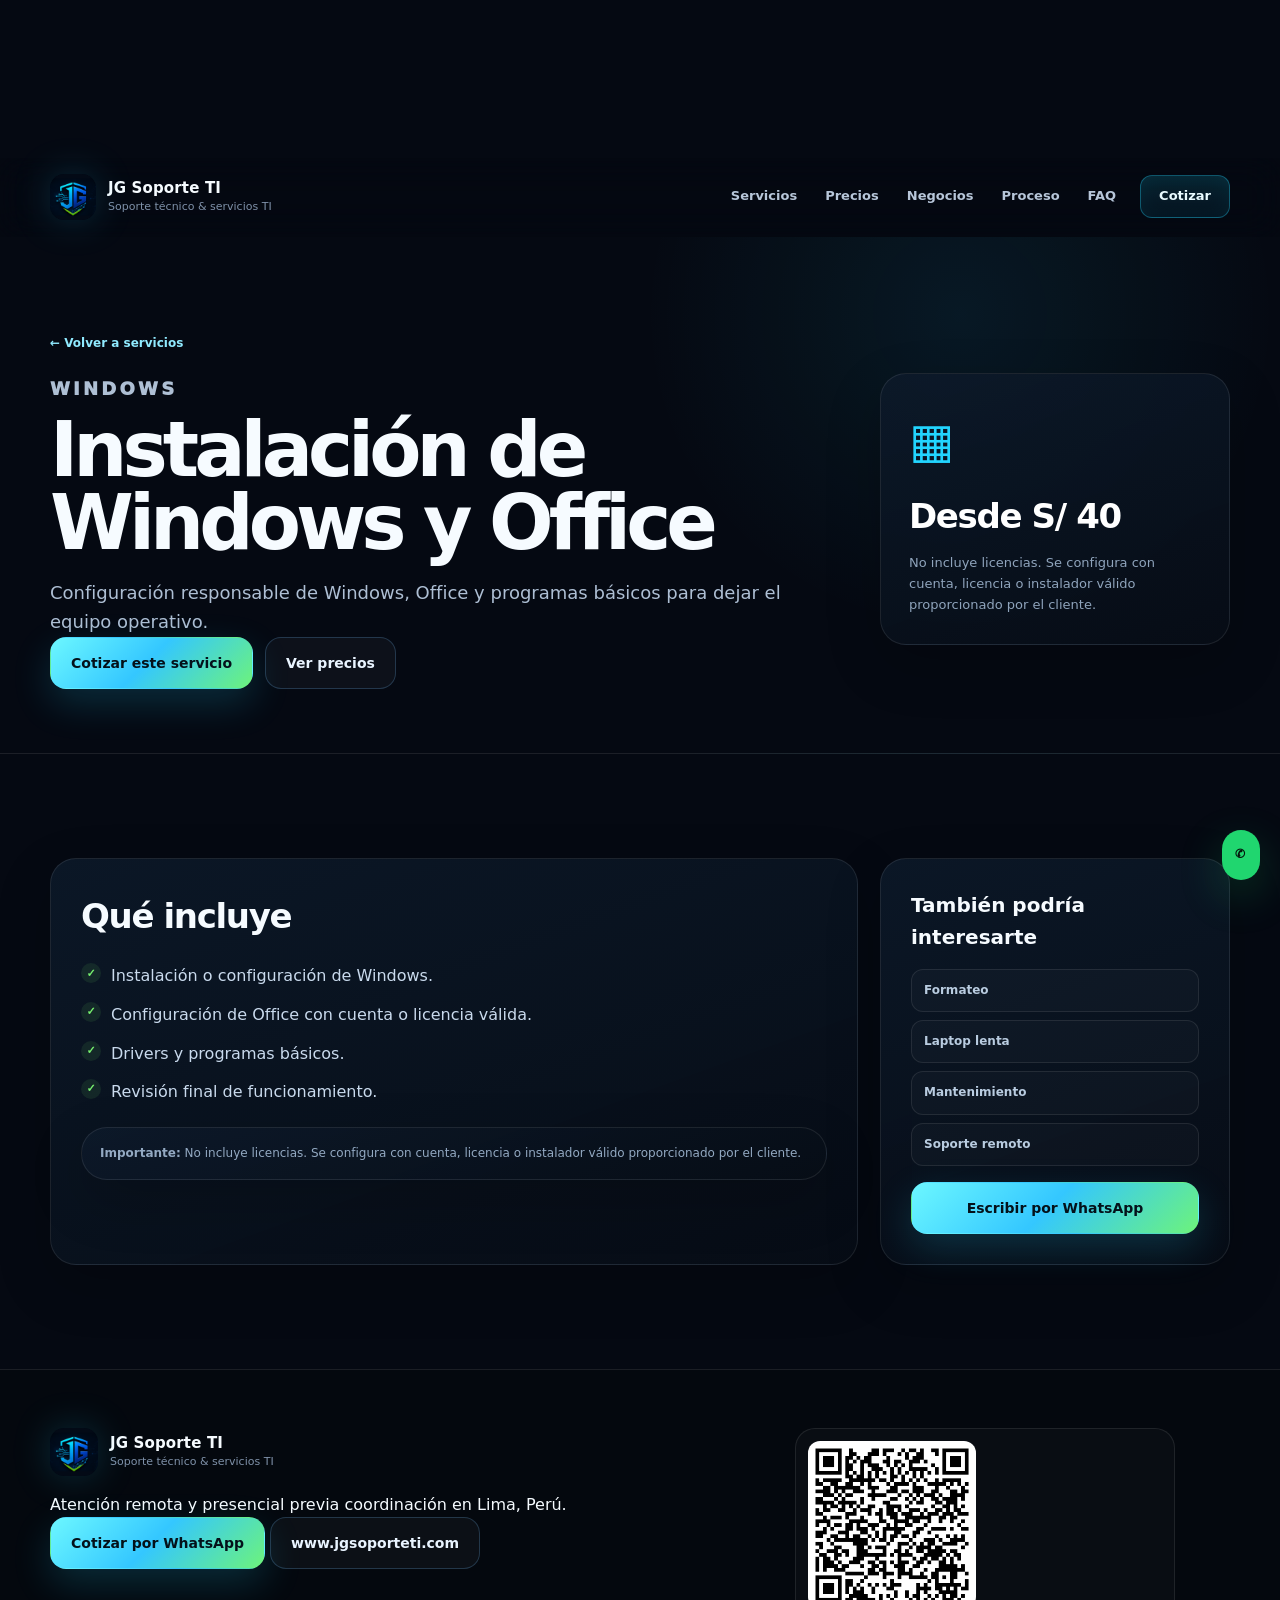
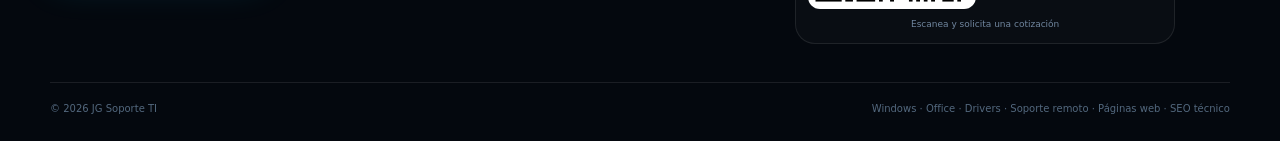
<file: instalacion-windows-office.html>
<!DOCTYPE html>
<html lang="es-PE">
<head>
  <!-- Google tag (gtag.js) -->
<script async src="https://www.googletagmanager.com/gtag/js?id=G-3D9VGT658D"></script>
<script>
  window.dataLayer = window.dataLayer || [];
  function gtag(){dataLayer.push(arguments);}
  gtag('js', new Date());

  gtag('config', 'G-3D9VGT658D');
</script>
<meta charset="UTF-8" />
<meta name="viewport" content="width=device-width, initial-scale=1.0" />
<title>Instalación de Windows y Office | JG Soporte TI</title>
<meta name="description" content="Configuración de Windows, Office, drivers y programas básicos con medios o licencias válidas." />
<meta name="keywords" content="instalar Windows Lima, instalar Office Lima, soporte Windows Office Lima" />
<meta name="robots" content="index, follow, max-image-preview:large" />
<meta name="author" content="JG Soporte TI" />
<meta name="theme-color" content="#050a12" />
<meta name="color-scheme" content="dark light" />
<link rel="canonical" href="https://www.jgsoporteti.com/instalacion-windows-office.html" />
<link rel="icon" href="/favicon.ico" sizes="any" />
<link rel="icon" type="image/png" sizes="32x32" href="/assets/img/favicon-32x32.png" />
<link rel="icon" type="image/png" sizes="192x192" href="/assets/img/favicon-192x192.png" />
<link rel="apple-touch-icon" sizes="180x180" href="/assets/img/apple-touch-icon.png" />
<meta property="og:locale" content="es_PE" />
<meta property="og:type" content="website" />
<meta property="og:site_name" content="JG Soporte TI" />
<meta property="og:title" content="Instalación de Windows y Office | JG Soporte TI" />
<meta property="og:description" content="Configuración de Windows, Office, drivers y programas básicos con medios o licencias válidas." />
<meta property="og:url" content="https://www.jgsoporteti.com/instalacion-windows-office.html" />
<meta property="og:image" content="https://www.jgsoporteti.com/assets/img/og-image-jg-soporte-ti.png" />
<meta name="twitter:card" content="summary_large_image" />
<meta name="twitter:title" content="Instalación de Windows y Office | JG Soporte TI" />
<meta name="twitter:description" content="Configuración de Windows, Office, drivers y programas básicos con medios o licencias válidas." />
<meta name="twitter:image" content="https://www.jgsoporteti.com/assets/img/og-image-jg-soporte-ti.png" />
<link rel="stylesheet" href="assets/css/styles.css?v=12" />
<script type="application/ld+json">{"@context":"https://schema.org","@type":"Service","name":"Instalación de Windows y Office","provider":{"@type":"LocalBusiness","name":"JG Soporte TI","url":"https://www.jgsoporteti.com/"},"areaServed":"Lima, Perú","description":"Configuración de Windows, Office, drivers y programas básicos con medios o licencias válidas."}</script>
</head>
<body>
<div class="page-glow"></div>
<canvas id="heroCanvas" aria-hidden="true"></canvas>

<header class="site-header" data-header>
  <div class="container nav-wrap">
    <a class="brand" href="index.html#inicio" aria-label="Ir al inicio">
      <img src="assets/img/logo-icon-jg.png" alt="JG Soporte TI" width="46" height="46" />
      <span><b>JG Soporte TI</b><small>Soporte técnico & servicios TI</small></span>
    </a>
    <nav class="main-nav" data-nav aria-label="Menú principal">
      
<a href="index.html#servicios">Servicios</a>
<a href="index.html#precios">Precios</a>
<a href="index.html#negocios">Negocios</a>
<a href="index.html#proceso">Proceso</a>
<a href="index.html#faq">FAQ</a>

      <a class="nav-pill" href="https://wa.me/51936480770?text=Hola%20JG%20Soporte%20TI%2C%20necesito%20cotizar%20un%20servicio." target="_blank" rel="noopener">Cotizar</a>
    </nav>
    <a class="header-wa" href="https://wa.me/51936480770?text=Hola%20JG%20Soporte%20TI%2C%20necesito%20cotizar%20un%20servicio." target="_blank" rel="noopener">WhatsApp</a>
    <button class="menu-toggle" data-menu-toggle type="button" aria-label="Abrir menú" aria-expanded="false"><span></span><span></span><span></span></button>
  </div>
</header>

<main>
<section class="inner-hero">
  <div class="container inner-grid">
    <div class="reveal">
      <a class="back-link" href="index.html#servicios">← Volver a servicios</a>
      <p class="eyebrow">Windows</p>
      <h1>Instalación de Windows y Office</h1>
      <p>Configuración responsable de Windows, Office y programas básicos para dejar el equipo operativo.</p>
      <div class="hero-actions"><a class="btn btn-primary" href="https://wa.me/51936480770?text=Hola%20JG%20Soporte%20TI%2C%20necesito%20cotizar%20un%20servicio." target="_blank" rel="noopener">Cotizar este servicio</a><a class="btn btn-ghost" href="index.html#precios">Ver precios</a></div>
    </div>
    <div class="inner-card reveal" data-tilt><span>▦</span><h2>Desde S/ 40</h2><p>No incluye licencias. Se configura con cuenta, licencia o instalador válido proporcionado por el cliente.</p></div>
  </div>
</section>
<section class="section detail-section">
  <div class="container detail-grid">
    <article class="detail-main reveal">
      <h2>Qué incluye</h2>
      <ul class="check-list"><li>Instalación o configuración de Windows.</li><li>Configuración de Office con cuenta o licencia válida.</li><li>Drivers y programas básicos.</li><li>Revisión final de funcionamiento.</li></ul>
      <div class="license-note"><b>Importante:</b> No incluye licencias. Se configura con cuenta, licencia o instalador válido proporcionado por el cliente.</div>
    </article>
    <aside class="detail-side reveal">
      <h3>También podría interesarte</h3>
      <div class="related-links"><a href="formateo-laptop-lima.html">Formateo</a><a href="laptop-lenta-lima.html">Laptop lenta</a><a href="mantenimiento-pc-lima.html">Mantenimiento</a><a href="soporte-remoto-pc.html">Soporte remoto</a></div>
      <a class="btn btn-primary full" href="https://wa.me/51936480770?text=Hola%20JG%20Soporte%20TI%2C%20necesito%20cotizar%20un%20servicio." target="_blank" rel="noopener">Escribir por WhatsApp</a>
    </aside>
  </div>
</section>
</main>

<footer class="site-footer" id="contacto">
  <div class="container footer-grid">
    <div>
      <a class="brand footer-brand" href="index.html#inicio">
        <img src="assets/img/logo-icon-jg.png" alt="JG Soporte TI" width="48" height="48" />
        <span><b>JG Soporte TI</b><small>Soporte técnico & servicios TI</small></span>
      </a>
      <p>Atención remota y presencial previa coordinación en Lima, Perú.</p>
      <div class="footer-actions">
        <a class="btn btn-primary" href="https://wa.me/51936480770?text=Hola%20JG%20Soporte%20TI%2C%20necesito%20cotizar%20un%20servicio." target="_blank" rel="noopener">Cotizar por WhatsApp</a>
        <a class="btn btn-ghost" href="https://www.jgsoporteti.com/" target="_blank" rel="noopener">www.jgsoporteti.com</a>
      </div>
    </div>
    <div class="qr-card">
      <img src="assets/img/qr-whatsapp-jg.png" alt="QR para solicitar cotización por WhatsApp" width="168" height="168" loading="lazy" />
      <span>Escanea y solicita una cotización</span>
    </div>
  </div>
  <div class="container footer-bottom">
    <span>© 2026 JG Soporte TI</span>
    <span>Windows · Office · Drivers · Soporte remoto · Páginas web · SEO técnico</span>
  </div>
</footer>
<a class="floating-wa" href="https://wa.me/51936480770?text=Hola%20JG%20Soporte%20TI%2C%20necesito%20cotizar%20un%20servicio." target="_blank" rel="noopener" aria-label="Cotizar por WhatsApp">✆</a>

<script src="assets/js/main.js?v=12" defer></script>
</body>
</html>
</file>
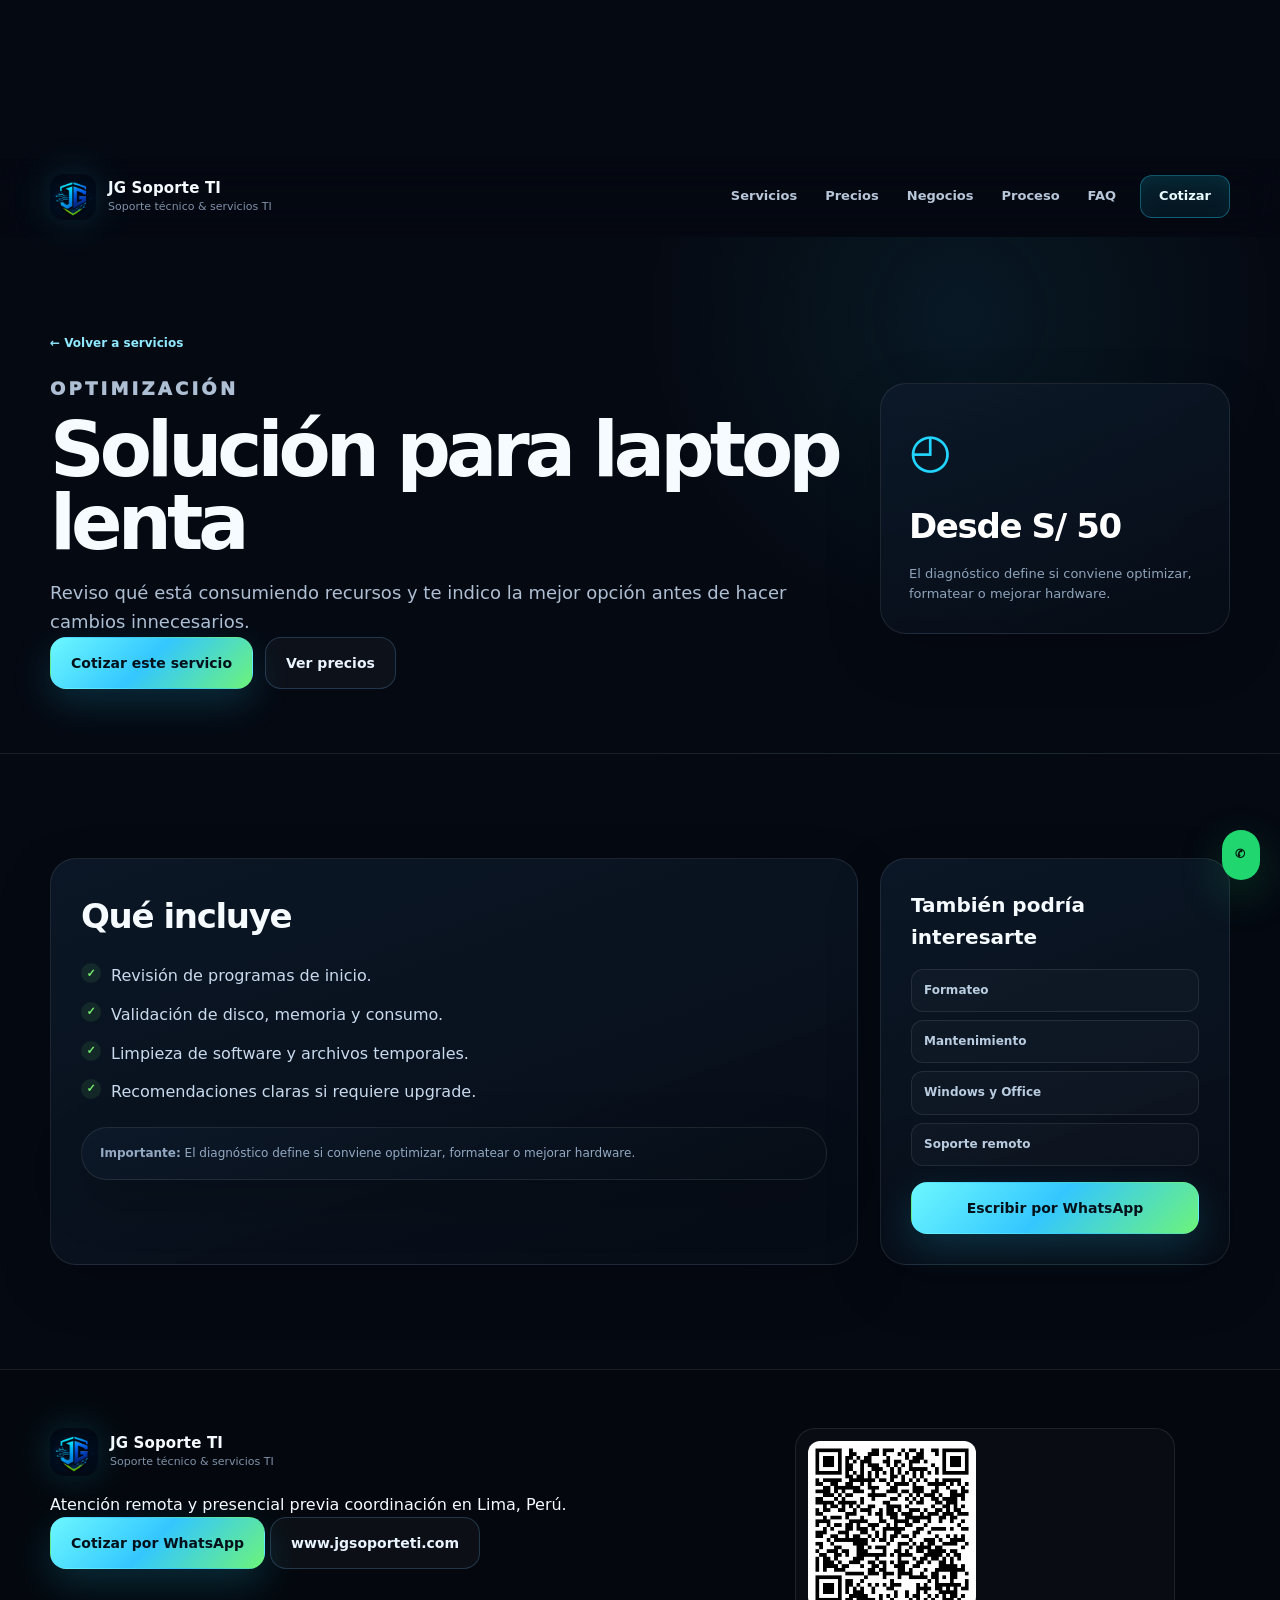
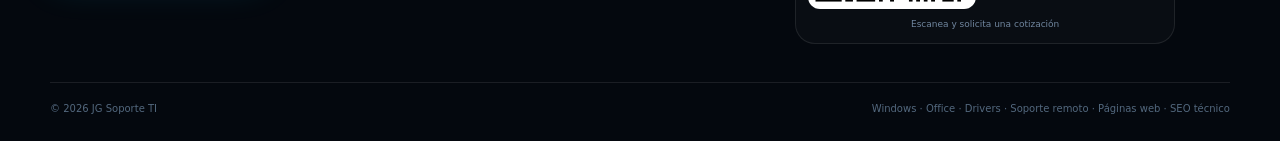
<file: laptop-lenta-lima.html>
<!DOCTYPE html>
<html lang="es-PE">
<head>
  <!-- Google tag (gtag.js) -->
<script async src="https://www.googletagmanager.com/gtag/js?id=G-3D9VGT658D"></script>
<script>
  window.dataLayer = window.dataLayer || [];
  function gtag(){dataLayer.push(arguments);}
  gtag('js', new Date());

  gtag('config', 'G-3D9VGT658D');
</script>
<meta charset="UTF-8" />
<meta name="viewport" content="width=device-width, initial-scale=1.0" />
<title>Solución para laptop lenta | JG Soporte TI</title>
<meta name="description" content="Diagnóstico de lentitud, limpieza de software, revisión de inicio, espacio, procesos y recomendaciones." />
<meta name="keywords" content="laptop lenta Lima, PC lenta Lima, optimizar laptop Lima" />
<meta name="robots" content="index, follow, max-image-preview:large" />
<meta name="author" content="JG Soporte TI" />
<meta name="theme-color" content="#050a12" />
<meta name="color-scheme" content="dark light" />
<link rel="canonical" href="https://www.jgsoporteti.com/laptop-lenta-lima.html" />
<link rel="icon" href="/favicon.ico" sizes="any" />
<link rel="icon" type="image/png" sizes="32x32" href="/assets/img/favicon-32x32.png" />
<link rel="icon" type="image/png" sizes="192x192" href="/assets/img/favicon-192x192.png" />
<link rel="apple-touch-icon" sizes="180x180" href="/assets/img/apple-touch-icon.png" />
<meta property="og:locale" content="es_PE" />
<meta property="og:type" content="website" />
<meta property="og:site_name" content="JG Soporte TI" />
<meta property="og:title" content="Solución para laptop lenta | JG Soporte TI" />
<meta property="og:description" content="Diagnóstico de lentitud, limpieza de software, revisión de inicio, espacio, procesos y recomendaciones." />
<meta property="og:url" content="https://www.jgsoporteti.com/laptop-lenta-lima.html" />
<meta property="og:image" content="https://www.jgsoporteti.com/assets/img/og-image-jg-soporte-ti.png" />
<meta name="twitter:card" content="summary_large_image" />
<meta name="twitter:title" content="Solución para laptop lenta | JG Soporte TI" />
<meta name="twitter:description" content="Diagnóstico de lentitud, limpieza de software, revisión de inicio, espacio, procesos y recomendaciones." />
<meta name="twitter:image" content="https://www.jgsoporteti.com/assets/img/og-image-jg-soporte-ti.png" />
<link rel="stylesheet" href="assets/css/styles.css?v=12" />
<script type="application/ld+json">{"@context":"https://schema.org","@type":"Service","name":"Solución para laptop lenta","provider":{"@type":"LocalBusiness","name":"JG Soporte TI","url":"https://www.jgsoporteti.com/"},"areaServed":"Lima, Perú","description":"Diagnóstico de lentitud, limpieza de software, revisión de inicio, espacio, procesos y recomendaciones."}</script>
</head>
<body>
<div class="page-glow"></div>
<canvas id="heroCanvas" aria-hidden="true"></canvas>

<header class="site-header" data-header>
  <div class="container nav-wrap">
    <a class="brand" href="index.html#inicio" aria-label="Ir al inicio">
      <img src="assets/img/logo-icon-jg.png" alt="JG Soporte TI" width="46" height="46" />
      <span><b>JG Soporte TI</b><small>Soporte técnico & servicios TI</small></span>
    </a>
    <nav class="main-nav" data-nav aria-label="Menú principal">
      
<a href="index.html#servicios">Servicios</a>
<a href="index.html#precios">Precios</a>
<a href="index.html#negocios">Negocios</a>
<a href="index.html#proceso">Proceso</a>
<a href="index.html#faq">FAQ</a>

      <a class="nav-pill" href="https://wa.me/51936480770?text=Hola%20JG%20Soporte%20TI%2C%20necesito%20cotizar%20un%20servicio." target="_blank" rel="noopener">Cotizar</a>
    </nav>
    <a class="header-wa" href="https://wa.me/51936480770?text=Hola%20JG%20Soporte%20TI%2C%20necesito%20cotizar%20un%20servicio." target="_blank" rel="noopener">WhatsApp</a>
    <button class="menu-toggle" data-menu-toggle type="button" aria-label="Abrir menú" aria-expanded="false"><span></span><span></span><span></span></button>
  </div>
</header>

<main>
<section class="inner-hero">
  <div class="container inner-grid">
    <div class="reveal">
      <a class="back-link" href="index.html#servicios">← Volver a servicios</a>
      <p class="eyebrow">Optimización</p>
      <h1>Solución para laptop lenta</h1>
      <p>Reviso qué está consumiendo recursos y te indico la mejor opción antes de hacer cambios innecesarios.</p>
      <div class="hero-actions"><a class="btn btn-primary" href="https://wa.me/51936480770?text=Hola%20JG%20Soporte%20TI%2C%20necesito%20cotizar%20un%20servicio." target="_blank" rel="noopener">Cotizar este servicio</a><a class="btn btn-ghost" href="index.html#precios">Ver precios</a></div>
    </div>
    <div class="inner-card reveal" data-tilt><span>◴</span><h2>Desde S/ 50</h2><p>El diagnóstico define si conviene optimizar, formatear o mejorar hardware.</p></div>
  </div>
</section>
<section class="section detail-section">
  <div class="container detail-grid">
    <article class="detail-main reveal">
      <h2>Qué incluye</h2>
      <ul class="check-list"><li>Revisión de programas de inicio.</li><li>Validación de disco, memoria y consumo.</li><li>Limpieza de software y archivos temporales.</li><li>Recomendaciones claras si requiere upgrade.</li></ul>
      <div class="license-note"><b>Importante:</b> El diagnóstico define si conviene optimizar, formatear o mejorar hardware.</div>
    </article>
    <aside class="detail-side reveal">
      <h3>También podría interesarte</h3>
      <div class="related-links"><a href="formateo-laptop-lima.html">Formateo</a><a href="mantenimiento-pc-lima.html">Mantenimiento</a><a href="instalacion-windows-office.html">Windows y Office</a><a href="soporte-remoto-pc.html">Soporte remoto</a></div>
      <a class="btn btn-primary full" href="https://wa.me/51936480770?text=Hola%20JG%20Soporte%20TI%2C%20necesito%20cotizar%20un%20servicio." target="_blank" rel="noopener">Escribir por WhatsApp</a>
    </aside>
  </div>
</section>
</main>

<footer class="site-footer" id="contacto">
  <div class="container footer-grid">
    <div>
      <a class="brand footer-brand" href="index.html#inicio">
        <img src="assets/img/logo-icon-jg.png" alt="JG Soporte TI" width="48" height="48" />
        <span><b>JG Soporte TI</b><small>Soporte técnico & servicios TI</small></span>
      </a>
      <p>Atención remota y presencial previa coordinación en Lima, Perú.</p>
      <div class="footer-actions">
        <a class="btn btn-primary" href="https://wa.me/51936480770?text=Hola%20JG%20Soporte%20TI%2C%20necesito%20cotizar%20un%20servicio." target="_blank" rel="noopener">Cotizar por WhatsApp</a>
        <a class="btn btn-ghost" href="https://www.jgsoporteti.com/" target="_blank" rel="noopener">www.jgsoporteti.com</a>
      </div>
    </div>
    <div class="qr-card">
      <img src="assets/img/qr-whatsapp-jg.png" alt="QR para solicitar cotización por WhatsApp" width="168" height="168" loading="lazy" />
      <span>Escanea y solicita una cotización</span>
    </div>
  </div>
  <div class="container footer-bottom">
    <span>© 2026 JG Soporte TI</span>
    <span>Windows · Office · Drivers · Soporte remoto · Páginas web · SEO técnico</span>
  </div>
</footer>
<a class="floating-wa" href="https://wa.me/51936480770?text=Hola%20JG%20Soporte%20TI%2C%20necesito%20cotizar%20un%20servicio." target="_blank" rel="noopener" aria-label="Cotizar por WhatsApp">✆</a>

<script src="assets/js/main.js?v=12" defer></script>
</body>
</html>
</file>
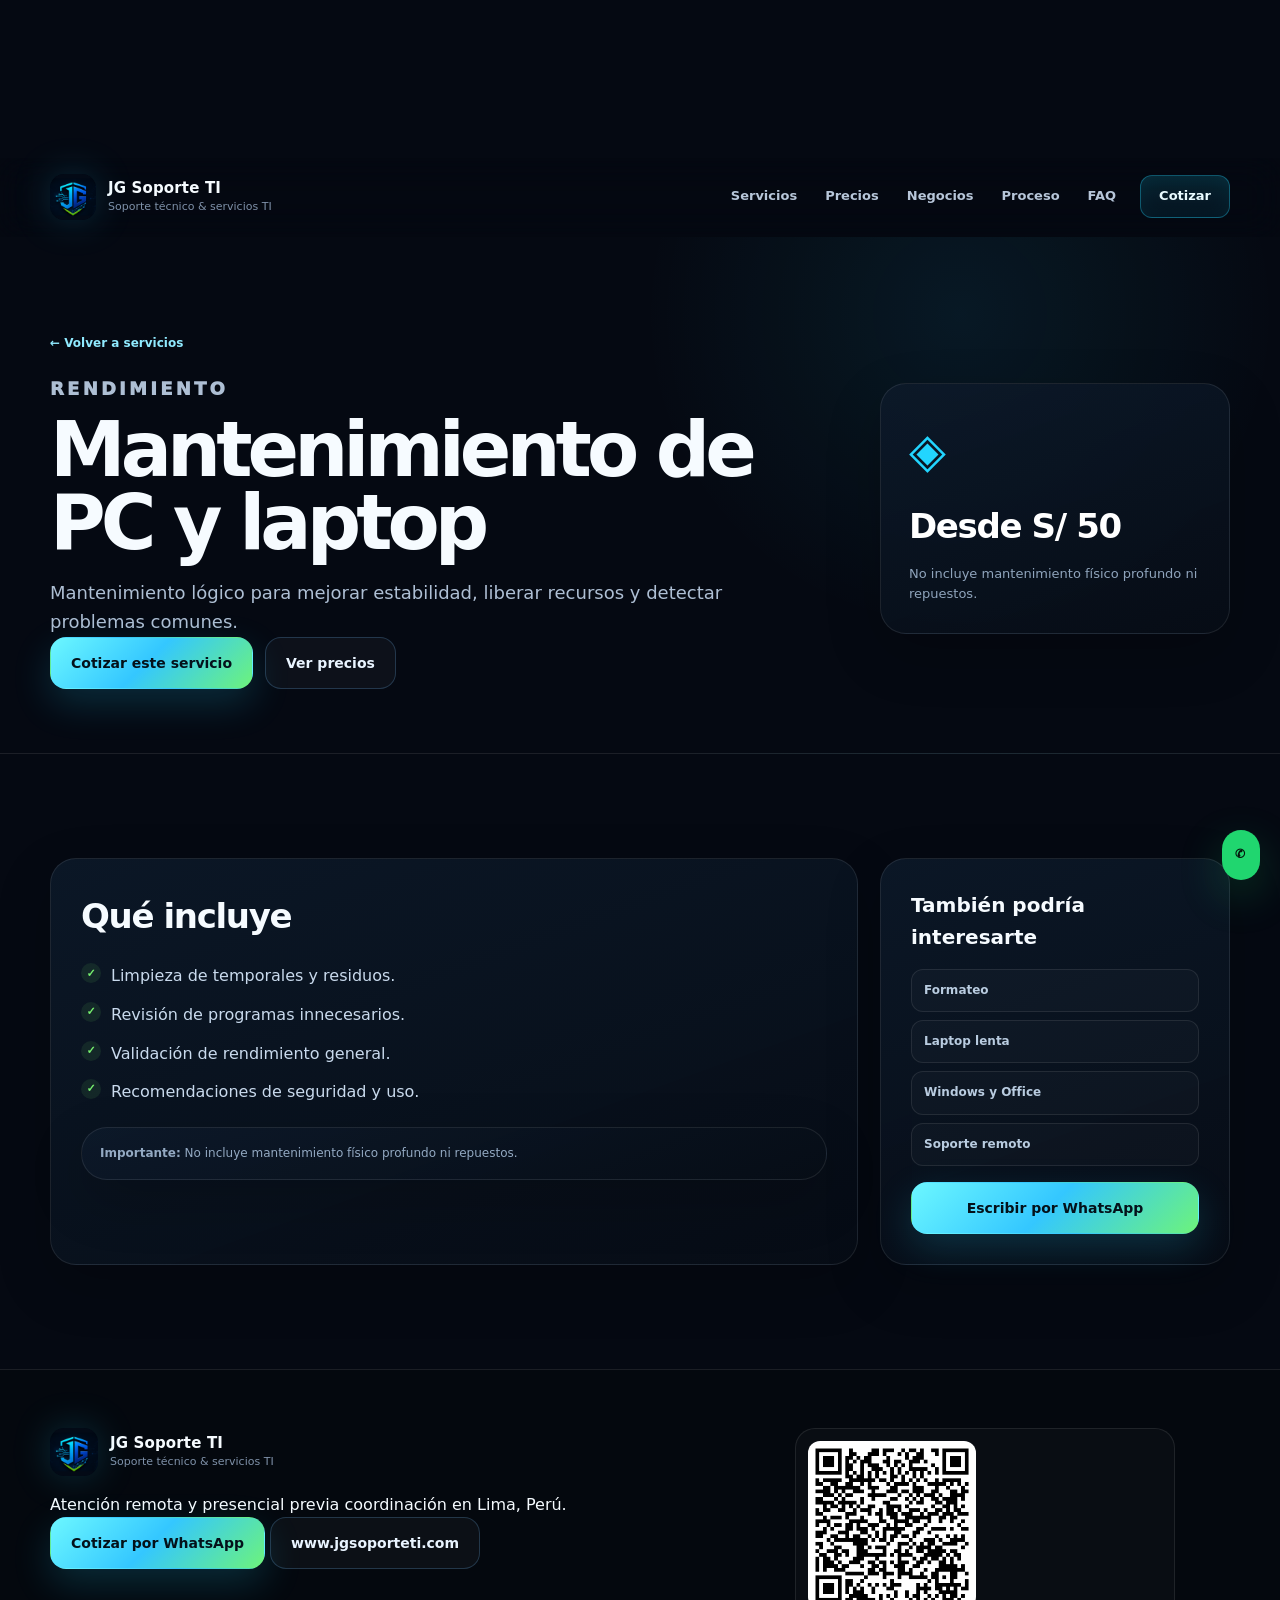
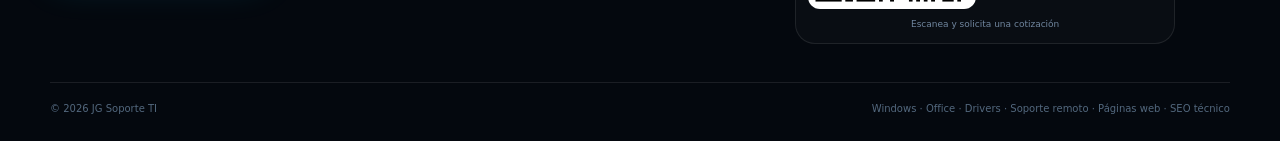
<file: mantenimiento-pc-lima.html>
<!DOCTYPE html>
<html lang="es-PE">
<head>
  <!-- Google tag (gtag.js) -->
<script async src="https://www.googletagmanager.com/gtag/js?id=G-3D9VGT658D"></script>
<script>
  window.dataLayer = window.dataLayer || [];
  function gtag(){dataLayer.push(arguments);}
  gtag('js', new Date());

  gtag('config', 'G-3D9VGT658D');
</script>
<meta charset="UTF-8" />
<meta name="viewport" content="width=device-width, initial-scale=1.0" />
<title>Mantenimiento de PC y laptop | JG Soporte TI</title>
<meta name="description" content="Limpieza lógica, revisión de rendimiento, programas innecesarios y estado general del sistema." />
<meta name="keywords" content="mantenimiento PC Lima, mantenimiento laptop Lima, limpieza software PC" />
<meta name="robots" content="index, follow, max-image-preview:large" />
<meta name="author" content="JG Soporte TI" />
<meta name="theme-color" content="#050a12" />
<meta name="color-scheme" content="dark light" />
<link rel="canonical" href="https://www.jgsoporteti.com/mantenimiento-pc-lima.html" />
<link rel="icon" href="/favicon.ico" sizes="any" />
<link rel="icon" type="image/png" sizes="32x32" href="/assets/img/favicon-32x32.png" />
<link rel="icon" type="image/png" sizes="192x192" href="/assets/img/favicon-192x192.png" />
<link rel="apple-touch-icon" sizes="180x180" href="/assets/img/apple-touch-icon.png" />
<meta property="og:locale" content="es_PE" />
<meta property="og:type" content="website" />
<meta property="og:site_name" content="JG Soporte TI" />
<meta property="og:title" content="Mantenimiento de PC y laptop | JG Soporte TI" />
<meta property="og:description" content="Limpieza lógica, revisión de rendimiento, programas innecesarios y estado general del sistema." />
<meta property="og:url" content="https://www.jgsoporteti.com/mantenimiento-pc-lima.html" />
<meta property="og:image" content="https://www.jgsoporteti.com/assets/img/og-image-jg-soporte-ti.png" />
<meta name="twitter:card" content="summary_large_image" />
<meta name="twitter:title" content="Mantenimiento de PC y laptop | JG Soporte TI" />
<meta name="twitter:description" content="Limpieza lógica, revisión de rendimiento, programas innecesarios y estado general del sistema." />
<meta name="twitter:image" content="https://www.jgsoporteti.com/assets/img/og-image-jg-soporte-ti.png" />
<link rel="stylesheet" href="assets/css/styles.css?v=12" />
<script type="application/ld+json">{"@context":"https://schema.org","@type":"Service","name":"Mantenimiento de PC y laptop","provider":{"@type":"LocalBusiness","name":"JG Soporte TI","url":"https://www.jgsoporteti.com/"},"areaServed":"Lima, Perú","description":"Limpieza lógica, revisión de rendimiento, programas innecesarios y estado general del sistema."}</script>
</head>
<body>
<div class="page-glow"></div>
<canvas id="heroCanvas" aria-hidden="true"></canvas>

<header class="site-header" data-header>
  <div class="container nav-wrap">
    <a class="brand" href="index.html#inicio" aria-label="Ir al inicio">
      <img src="assets/img/logo-icon-jg.png" alt="JG Soporte TI" width="46" height="46" />
      <span><b>JG Soporte TI</b><small>Soporte técnico & servicios TI</small></span>
    </a>
    <nav class="main-nav" data-nav aria-label="Menú principal">
      
<a href="index.html#servicios">Servicios</a>
<a href="index.html#precios">Precios</a>
<a href="index.html#negocios">Negocios</a>
<a href="index.html#proceso">Proceso</a>
<a href="index.html#faq">FAQ</a>

      <a class="nav-pill" href="https://wa.me/51936480770?text=Hola%20JG%20Soporte%20TI%2C%20necesito%20cotizar%20un%20servicio." target="_blank" rel="noopener">Cotizar</a>
    </nav>
    <a class="header-wa" href="https://wa.me/51936480770?text=Hola%20JG%20Soporte%20TI%2C%20necesito%20cotizar%20un%20servicio." target="_blank" rel="noopener">WhatsApp</a>
    <button class="menu-toggle" data-menu-toggle type="button" aria-label="Abrir menú" aria-expanded="false"><span></span><span></span><span></span></button>
  </div>
</header>

<main>
<section class="inner-hero">
  <div class="container inner-grid">
    <div class="reveal">
      <a class="back-link" href="index.html#servicios">← Volver a servicios</a>
      <p class="eyebrow">Rendimiento</p>
      <h1>Mantenimiento de PC y laptop</h1>
      <p>Mantenimiento lógico para mejorar estabilidad, liberar recursos y detectar problemas comunes.</p>
      <div class="hero-actions"><a class="btn btn-primary" href="https://wa.me/51936480770?text=Hola%20JG%20Soporte%20TI%2C%20necesito%20cotizar%20un%20servicio." target="_blank" rel="noopener">Cotizar este servicio</a><a class="btn btn-ghost" href="index.html#precios">Ver precios</a></div>
    </div>
    <div class="inner-card reveal" data-tilt><span>◈</span><h2>Desde S/ 50</h2><p>No incluye mantenimiento físico profundo ni repuestos.</p></div>
  </div>
</section>
<section class="section detail-section">
  <div class="container detail-grid">
    <article class="detail-main reveal">
      <h2>Qué incluye</h2>
      <ul class="check-list"><li>Limpieza de temporales y residuos.</li><li>Revisión de programas innecesarios.</li><li>Validación de rendimiento general.</li><li>Recomendaciones de seguridad y uso.</li></ul>
      <div class="license-note"><b>Importante:</b> No incluye mantenimiento físico profundo ni repuestos.</div>
    </article>
    <aside class="detail-side reveal">
      <h3>También podría interesarte</h3>
      <div class="related-links"><a href="formateo-laptop-lima.html">Formateo</a><a href="laptop-lenta-lima.html">Laptop lenta</a><a href="instalacion-windows-office.html">Windows y Office</a><a href="soporte-remoto-pc.html">Soporte remoto</a></div>
      <a class="btn btn-primary full" href="https://wa.me/51936480770?text=Hola%20JG%20Soporte%20TI%2C%20necesito%20cotizar%20un%20servicio." target="_blank" rel="noopener">Escribir por WhatsApp</a>
    </aside>
  </div>
</section>
</main>

<footer class="site-footer" id="contacto">
  <div class="container footer-grid">
    <div>
      <a class="brand footer-brand" href="index.html#inicio">
        <img src="assets/img/logo-icon-jg.png" alt="JG Soporte TI" width="48" height="48" />
        <span><b>JG Soporte TI</b><small>Soporte técnico & servicios TI</small></span>
      </a>
      <p>Atención remota y presencial previa coordinación en Lima, Perú.</p>
      <div class="footer-actions">
        <a class="btn btn-primary" href="https://wa.me/51936480770?text=Hola%20JG%20Soporte%20TI%2C%20necesito%20cotizar%20un%20servicio." target="_blank" rel="noopener">Cotizar por WhatsApp</a>
        <a class="btn btn-ghost" href="https://www.jgsoporteti.com/" target="_blank" rel="noopener">www.jgsoporteti.com</a>
      </div>
    </div>
    <div class="qr-card">
      <img src="assets/img/qr-whatsapp-jg.png" alt="QR para solicitar cotización por WhatsApp" width="168" height="168" loading="lazy" />
      <span>Escanea y solicita una cotización</span>
    </div>
  </div>
  <div class="container footer-bottom">
    <span>© 2026 JG Soporte TI</span>
    <span>Windows · Office · Drivers · Soporte remoto · Páginas web · SEO técnico</span>
  </div>
</footer>
<a class="floating-wa" href="https://wa.me/51936480770?text=Hola%20JG%20Soporte%20TI%2C%20necesito%20cotizar%20un%20servicio." target="_blank" rel="noopener" aria-label="Cotizar por WhatsApp">✆</a>

<script src="assets/js/main.js?v=12" defer></script>
</body>
</html>
</file>
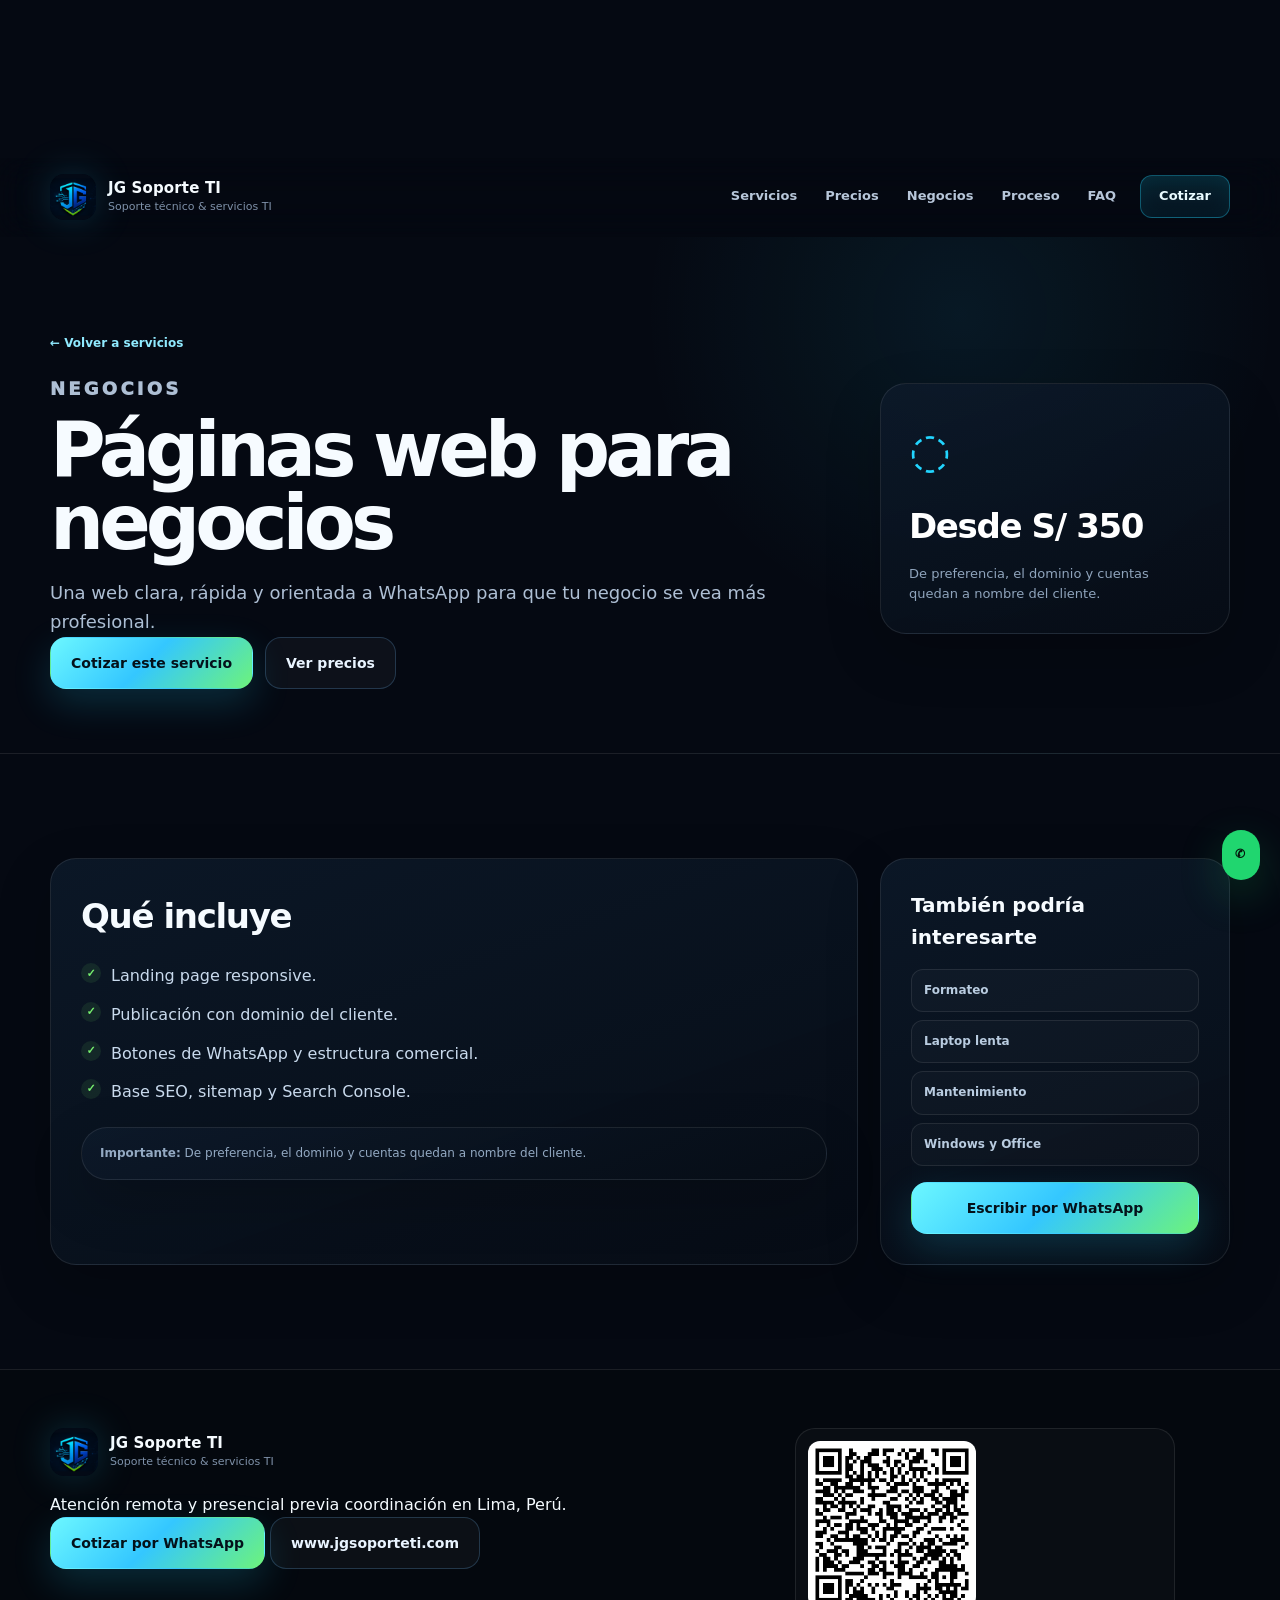
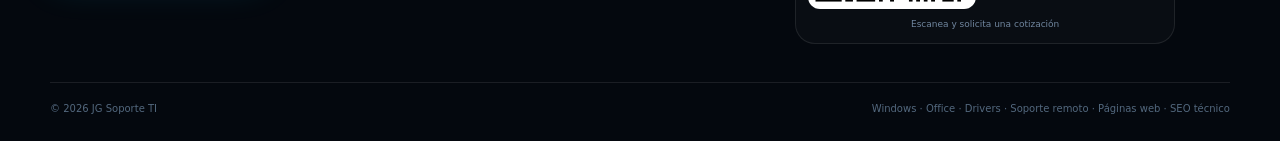
<file: paginas-web-negocios.html>
<!DOCTYPE html>
<html lang="es-PE">
<head>
  <!-- Google tag (gtag.js) -->
<script async src="https://www.googletagmanager.com/gtag/js?id=G-3D9VGT658D"></script>
<script>
  window.dataLayer = window.dataLayer || [];
  function gtag(){dataLayer.push(arguments);}
  gtag('js', new Date());

  gtag('config', 'G-3D9VGT658D');
</script>
<meta charset="UTF-8" />
<meta name="viewport" content="width=device-width, initial-scale=1.0" />
<title>Páginas web para negocios | JG Soporte TI</title>
<meta name="description" content="Landing page moderna, dominio, publicación, WhatsApp, Google y base SEO para negocios pequeños." />
<meta name="keywords" content="páginas web para negocios Lima, landing page Lima, crear web negocio Perú" />
<meta name="robots" content="index, follow, max-image-preview:large" />
<meta name="author" content="JG Soporte TI" />
<meta name="theme-color" content="#050a12" />
<meta name="color-scheme" content="dark light" />
<link rel="canonical" href="https://www.jgsoporteti.com/paginas-web-negocios.html" />
<link rel="icon" href="/favicon.ico" sizes="any" />
<link rel="icon" type="image/png" sizes="32x32" href="/assets/img/favicon-32x32.png" />
<link rel="icon" type="image/png" sizes="192x192" href="/assets/img/favicon-192x192.png" />
<link rel="apple-touch-icon" sizes="180x180" href="/assets/img/apple-touch-icon.png" />
<meta property="og:locale" content="es_PE" />
<meta property="og:type" content="website" />
<meta property="og:site_name" content="JG Soporte TI" />
<meta property="og:title" content="Páginas web para negocios | JG Soporte TI" />
<meta property="og:description" content="Landing page moderna, dominio, publicación, WhatsApp, Google y base SEO para negocios pequeños." />
<meta property="og:url" content="https://www.jgsoporteti.com/paginas-web-negocios.html" />
<meta property="og:image" content="https://www.jgsoporteti.com/assets/img/og-image-jg-soporte-ti.png" />
<meta name="twitter:card" content="summary_large_image" />
<meta name="twitter:title" content="Páginas web para negocios | JG Soporte TI" />
<meta name="twitter:description" content="Landing page moderna, dominio, publicación, WhatsApp, Google y base SEO para negocios pequeños." />
<meta name="twitter:image" content="https://www.jgsoporteti.com/assets/img/og-image-jg-soporte-ti.png" />
<link rel="stylesheet" href="assets/css/styles.css?v=12" />
<script type="application/ld+json">{"@context":"https://schema.org","@type":"Service","name":"Páginas web para negocios","provider":{"@type":"LocalBusiness","name":"JG Soporte TI","url":"https://www.jgsoporteti.com/"},"areaServed":"Lima, Perú","description":"Landing page moderna, dominio, publicación, WhatsApp, Google y base SEO para negocios pequeños."}</script>
</head>
<body>
<div class="page-glow"></div>
<canvas id="heroCanvas" aria-hidden="true"></canvas>

<header class="site-header" data-header>
  <div class="container nav-wrap">
    <a class="brand" href="index.html#inicio" aria-label="Ir al inicio">
      <img src="assets/img/logo-icon-jg.png" alt="JG Soporte TI" width="46" height="46" />
      <span><b>JG Soporte TI</b><small>Soporte técnico & servicios TI</small></span>
    </a>
    <nav class="main-nav" data-nav aria-label="Menú principal">
      
<a href="index.html#servicios">Servicios</a>
<a href="index.html#precios">Precios</a>
<a href="index.html#negocios">Negocios</a>
<a href="index.html#proceso">Proceso</a>
<a href="index.html#faq">FAQ</a>

      <a class="nav-pill" href="https://wa.me/51936480770?text=Hola%20JG%20Soporte%20TI%2C%20necesito%20cotizar%20un%20servicio." target="_blank" rel="noopener">Cotizar</a>
    </nav>
    <a class="header-wa" href="https://wa.me/51936480770?text=Hola%20JG%20Soporte%20TI%2C%20necesito%20cotizar%20un%20servicio." target="_blank" rel="noopener">WhatsApp</a>
    <button class="menu-toggle" data-menu-toggle type="button" aria-label="Abrir menú" aria-expanded="false"><span></span><span></span><span></span></button>
  </div>
</header>

<main>
<section class="inner-hero">
  <div class="container inner-grid">
    <div class="reveal">
      <a class="back-link" href="index.html#servicios">← Volver a servicios</a>
      <p class="eyebrow">Negocios</p>
      <h1>Páginas web para negocios</h1>
      <p>Una web clara, rápida y orientada a WhatsApp para que tu negocio se vea más profesional.</p>
      <div class="hero-actions"><a class="btn btn-primary" href="https://wa.me/51936480770?text=Hola%20JG%20Soporte%20TI%2C%20necesito%20cotizar%20un%20servicio." target="_blank" rel="noopener">Cotizar este servicio</a><a class="btn btn-ghost" href="index.html#precios">Ver precios</a></div>
    </div>
    <div class="inner-card reveal" data-tilt><span>◌</span><h2>Desde S/ 350</h2><p>De preferencia, el dominio y cuentas quedan a nombre del cliente.</p></div>
  </div>
</section>
<section class="section detail-section">
  <div class="container detail-grid">
    <article class="detail-main reveal">
      <h2>Qué incluye</h2>
      <ul class="check-list"><li>Landing page responsive.</li><li>Publicación con dominio del cliente.</li><li>Botones de WhatsApp y estructura comercial.</li><li>Base SEO, sitemap y Search Console.</li></ul>
      <div class="license-note"><b>Importante:</b> De preferencia, el dominio y cuentas quedan a nombre del cliente.</div>
    </article>
    <aside class="detail-side reveal">
      <h3>También podría interesarte</h3>
      <div class="related-links"><a href="formateo-laptop-lima.html">Formateo</a><a href="laptop-lenta-lima.html">Laptop lenta</a><a href="mantenimiento-pc-lima.html">Mantenimiento</a><a href="instalacion-windows-office.html">Windows y Office</a></div>
      <a class="btn btn-primary full" href="https://wa.me/51936480770?text=Hola%20JG%20Soporte%20TI%2C%20necesito%20cotizar%20un%20servicio." target="_blank" rel="noopener">Escribir por WhatsApp</a>
    </aside>
  </div>
</section>
</main>

<footer class="site-footer" id="contacto">
  <div class="container footer-grid">
    <div>
      <a class="brand footer-brand" href="index.html#inicio">
        <img src="assets/img/logo-icon-jg.png" alt="JG Soporte TI" width="48" height="48" />
        <span><b>JG Soporte TI</b><small>Soporte técnico & servicios TI</small></span>
      </a>
      <p>Atención remota y presencial previa coordinación en Lima, Perú.</p>
      <div class="footer-actions">
        <a class="btn btn-primary" href="https://wa.me/51936480770?text=Hola%20JG%20Soporte%20TI%2C%20necesito%20cotizar%20un%20servicio." target="_blank" rel="noopener">Cotizar por WhatsApp</a>
        <a class="btn btn-ghost" href="https://www.jgsoporteti.com/" target="_blank" rel="noopener">www.jgsoporteti.com</a>
      </div>
    </div>
    <div class="qr-card">
      <img src="assets/img/qr-whatsapp-jg.png" alt="QR para solicitar cotización por WhatsApp" width="168" height="168" loading="lazy" />
      <span>Escanea y solicita una cotización</span>
    </div>
  </div>
  <div class="container footer-bottom">
    <span>© 2026 JG Soporte TI</span>
    <span>Windows · Office · Drivers · Soporte remoto · Páginas web · SEO técnico</span>
  </div>
</footer>
<a class="floating-wa" href="https://wa.me/51936480770?text=Hola%20JG%20Soporte%20TI%2C%20necesito%20cotizar%20un%20servicio." target="_blank" rel="noopener" aria-label="Cotizar por WhatsApp">✆</a>

<script src="assets/js/main.js?v=12" defer></script>
</body>
</html>
</file>
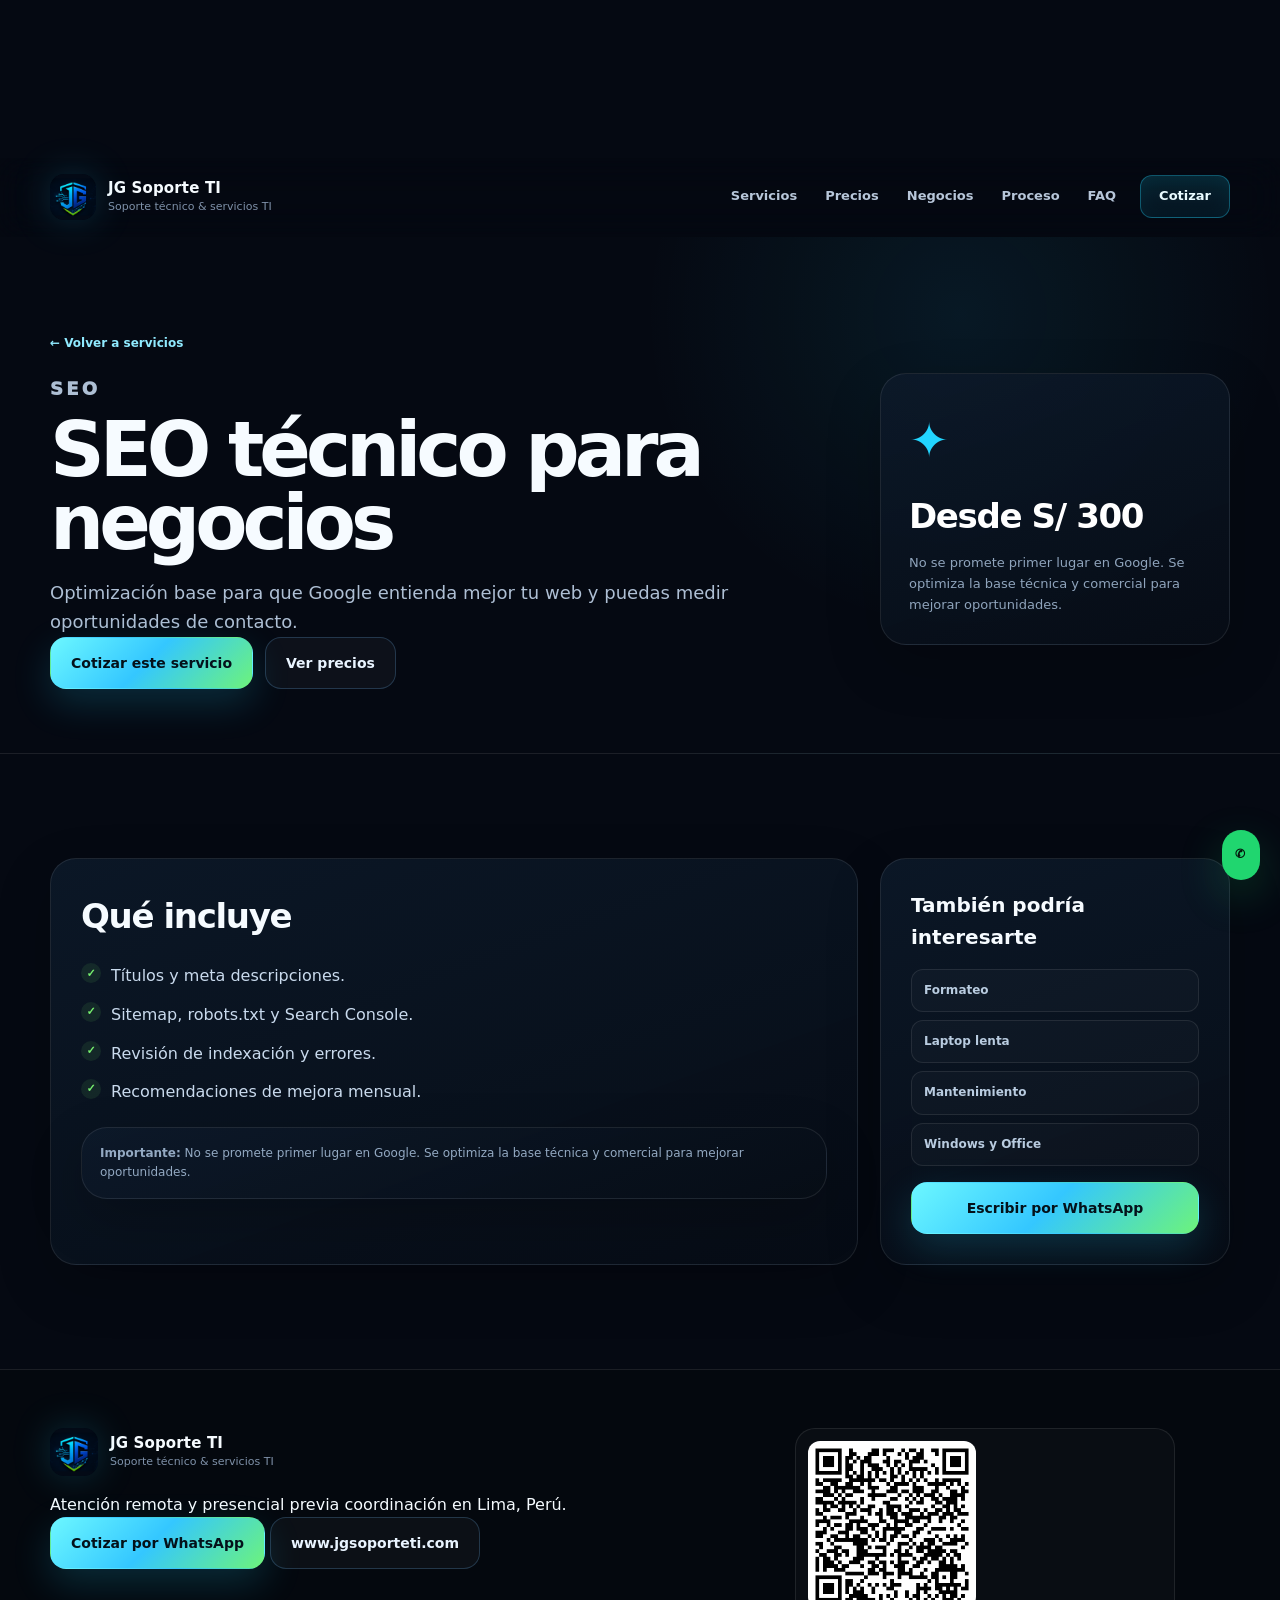
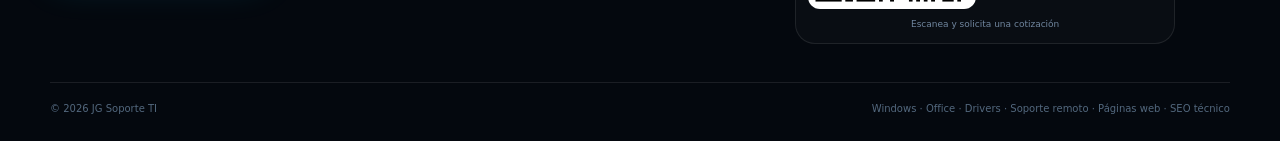
<file: seo-tecnico-negocios.html>
<!DOCTYPE html>
<html lang="es-PE">
<head>
  <!-- Google tag (gtag.js) -->
<script async src="https://www.googletagmanager.com/gtag/js?id=G-3D9VGT658D"></script>
<script>
  window.dataLayer = window.dataLayer || [];
  function gtag(){dataLayer.push(arguments);}
  gtag('js', new Date());

  gtag('config', 'G-3D9VGT658D');
</script>
<meta charset="UTF-8" />
<meta name="viewport" content="width=device-width, initial-scale=1.0" />
<title>SEO técnico para negocios | JG Soporte TI</title>
<meta name="description" content="Base técnica para indexación, Search Console, sitemap, títulos, descripciones y seguimiento mensual." />
<meta name="keywords" content="SEO técnico Lima, SEO local Perú, Google Business Profile Lima" />
<meta name="robots" content="index, follow, max-image-preview:large" />
<meta name="author" content="JG Soporte TI" />
<meta name="theme-color" content="#050a12" />
<meta name="color-scheme" content="dark light" />
<link rel="canonical" href="https://www.jgsoporteti.com/seo-tecnico-negocios.html" />
<link rel="icon" href="/favicon.ico" sizes="any" />
<link rel="icon" type="image/png" sizes="32x32" href="/assets/img/favicon-32x32.png" />
<link rel="icon" type="image/png" sizes="192x192" href="/assets/img/favicon-192x192.png" />
<link rel="apple-touch-icon" sizes="180x180" href="/assets/img/apple-touch-icon.png" />
<meta property="og:locale" content="es_PE" />
<meta property="og:type" content="website" />
<meta property="og:site_name" content="JG Soporte TI" />
<meta property="og:title" content="SEO técnico para negocios | JG Soporte TI" />
<meta property="og:description" content="Base técnica para indexación, Search Console, sitemap, títulos, descripciones y seguimiento mensual." />
<meta property="og:url" content="https://www.jgsoporteti.com/seo-tecnico-negocios.html" />
<meta property="og:image" content="https://www.jgsoporteti.com/assets/img/og-image-jg-soporte-ti.png" />
<meta name="twitter:card" content="summary_large_image" />
<meta name="twitter:title" content="SEO técnico para negocios | JG Soporte TI" />
<meta name="twitter:description" content="Base técnica para indexación, Search Console, sitemap, títulos, descripciones y seguimiento mensual." />
<meta name="twitter:image" content="https://www.jgsoporteti.com/assets/img/og-image-jg-soporte-ti.png" />
<link rel="stylesheet" href="assets/css/styles.css?v=12" />
<script type="application/ld+json">{"@context":"https://schema.org","@type":"Service","name":"SEO técnico para negocios","provider":{"@type":"LocalBusiness","name":"JG Soporte TI","url":"https://www.jgsoporteti.com/"},"areaServed":"Lima, Perú","description":"Base técnica para indexación, Search Console, sitemap, títulos, descripciones y seguimiento mensual."}</script>
</head>
<body>
<div class="page-glow"></div>
<canvas id="heroCanvas" aria-hidden="true"></canvas>

<header class="site-header" data-header>
  <div class="container nav-wrap">
    <a class="brand" href="index.html#inicio" aria-label="Ir al inicio">
      <img src="assets/img/logo-icon-jg.png" alt="JG Soporte TI" width="46" height="46" />
      <span><b>JG Soporte TI</b><small>Soporte técnico & servicios TI</small></span>
    </a>
    <nav class="main-nav" data-nav aria-label="Menú principal">
      
<a href="index.html#servicios">Servicios</a>
<a href="index.html#precios">Precios</a>
<a href="index.html#negocios">Negocios</a>
<a href="index.html#proceso">Proceso</a>
<a href="index.html#faq">FAQ</a>

      <a class="nav-pill" href="https://wa.me/51936480770?text=Hola%20JG%20Soporte%20TI%2C%20necesito%20cotizar%20un%20servicio." target="_blank" rel="noopener">Cotizar</a>
    </nav>
    <a class="header-wa" href="https://wa.me/51936480770?text=Hola%20JG%20Soporte%20TI%2C%20necesito%20cotizar%20un%20servicio." target="_blank" rel="noopener">WhatsApp</a>
    <button class="menu-toggle" data-menu-toggle type="button" aria-label="Abrir menú" aria-expanded="false"><span></span><span></span><span></span></button>
  </div>
</header>

<main>
<section class="inner-hero">
  <div class="container inner-grid">
    <div class="reveal">
      <a class="back-link" href="index.html#servicios">← Volver a servicios</a>
      <p class="eyebrow">SEO</p>
      <h1>SEO técnico para negocios</h1>
      <p>Optimización base para que Google entienda mejor tu web y puedas medir oportunidades de contacto.</p>
      <div class="hero-actions"><a class="btn btn-primary" href="https://wa.me/51936480770?text=Hola%20JG%20Soporte%20TI%2C%20necesito%20cotizar%20un%20servicio." target="_blank" rel="noopener">Cotizar este servicio</a><a class="btn btn-ghost" href="index.html#precios">Ver precios</a></div>
    </div>
    <div class="inner-card reveal" data-tilt><span>✦</span><h2>Desde S/ 300</h2><p>No se promete primer lugar en Google. Se optimiza la base técnica y comercial para mejorar oportunidades.</p></div>
  </div>
</section>
<section class="section detail-section">
  <div class="container detail-grid">
    <article class="detail-main reveal">
      <h2>Qué incluye</h2>
      <ul class="check-list"><li>Títulos y meta descripciones.</li><li>Sitemap, robots.txt y Search Console.</li><li>Revisión de indexación y errores.</li><li>Recomendaciones de mejora mensual.</li></ul>
      <div class="license-note"><b>Importante:</b> No se promete primer lugar en Google. Se optimiza la base técnica y comercial para mejorar oportunidades.</div>
    </article>
    <aside class="detail-side reveal">
      <h3>También podría interesarte</h3>
      <div class="related-links"><a href="formateo-laptop-lima.html">Formateo</a><a href="laptop-lenta-lima.html">Laptop lenta</a><a href="mantenimiento-pc-lima.html">Mantenimiento</a><a href="instalacion-windows-office.html">Windows y Office</a></div>
      <a class="btn btn-primary full" href="https://wa.me/51936480770?text=Hola%20JG%20Soporte%20TI%2C%20necesito%20cotizar%20un%20servicio." target="_blank" rel="noopener">Escribir por WhatsApp</a>
    </aside>
  </div>
</section>
</main>

<footer class="site-footer" id="contacto">
  <div class="container footer-grid">
    <div>
      <a class="brand footer-brand" href="index.html#inicio">
        <img src="assets/img/logo-icon-jg.png" alt="JG Soporte TI" width="48" height="48" />
        <span><b>JG Soporte TI</b><small>Soporte técnico & servicios TI</small></span>
      </a>
      <p>Atención remota y presencial previa coordinación en Lima, Perú.</p>
      <div class="footer-actions">
        <a class="btn btn-primary" href="https://wa.me/51936480770?text=Hola%20JG%20Soporte%20TI%2C%20necesito%20cotizar%20un%20servicio." target="_blank" rel="noopener">Cotizar por WhatsApp</a>
        <a class="btn btn-ghost" href="https://www.jgsoporteti.com/" target="_blank" rel="noopener">www.jgsoporteti.com</a>
      </div>
    </div>
    <div class="qr-card">
      <img src="assets/img/qr-whatsapp-jg.png" alt="QR para solicitar cotización por WhatsApp" width="168" height="168" loading="lazy" />
      <span>Escanea y solicita una cotización</span>
    </div>
  </div>
  <div class="container footer-bottom">
    <span>© 2026 JG Soporte TI</span>
    <span>Windows · Office · Drivers · Soporte remoto · Páginas web · SEO técnico</span>
  </div>
</footer>
<a class="floating-wa" href="https://wa.me/51936480770?text=Hola%20JG%20Soporte%20TI%2C%20necesito%20cotizar%20un%20servicio." target="_blank" rel="noopener" aria-label="Cotizar por WhatsApp">✆</a>

<script src="assets/js/main.js?v=12" defer></script>
</body>
</html>
</file>
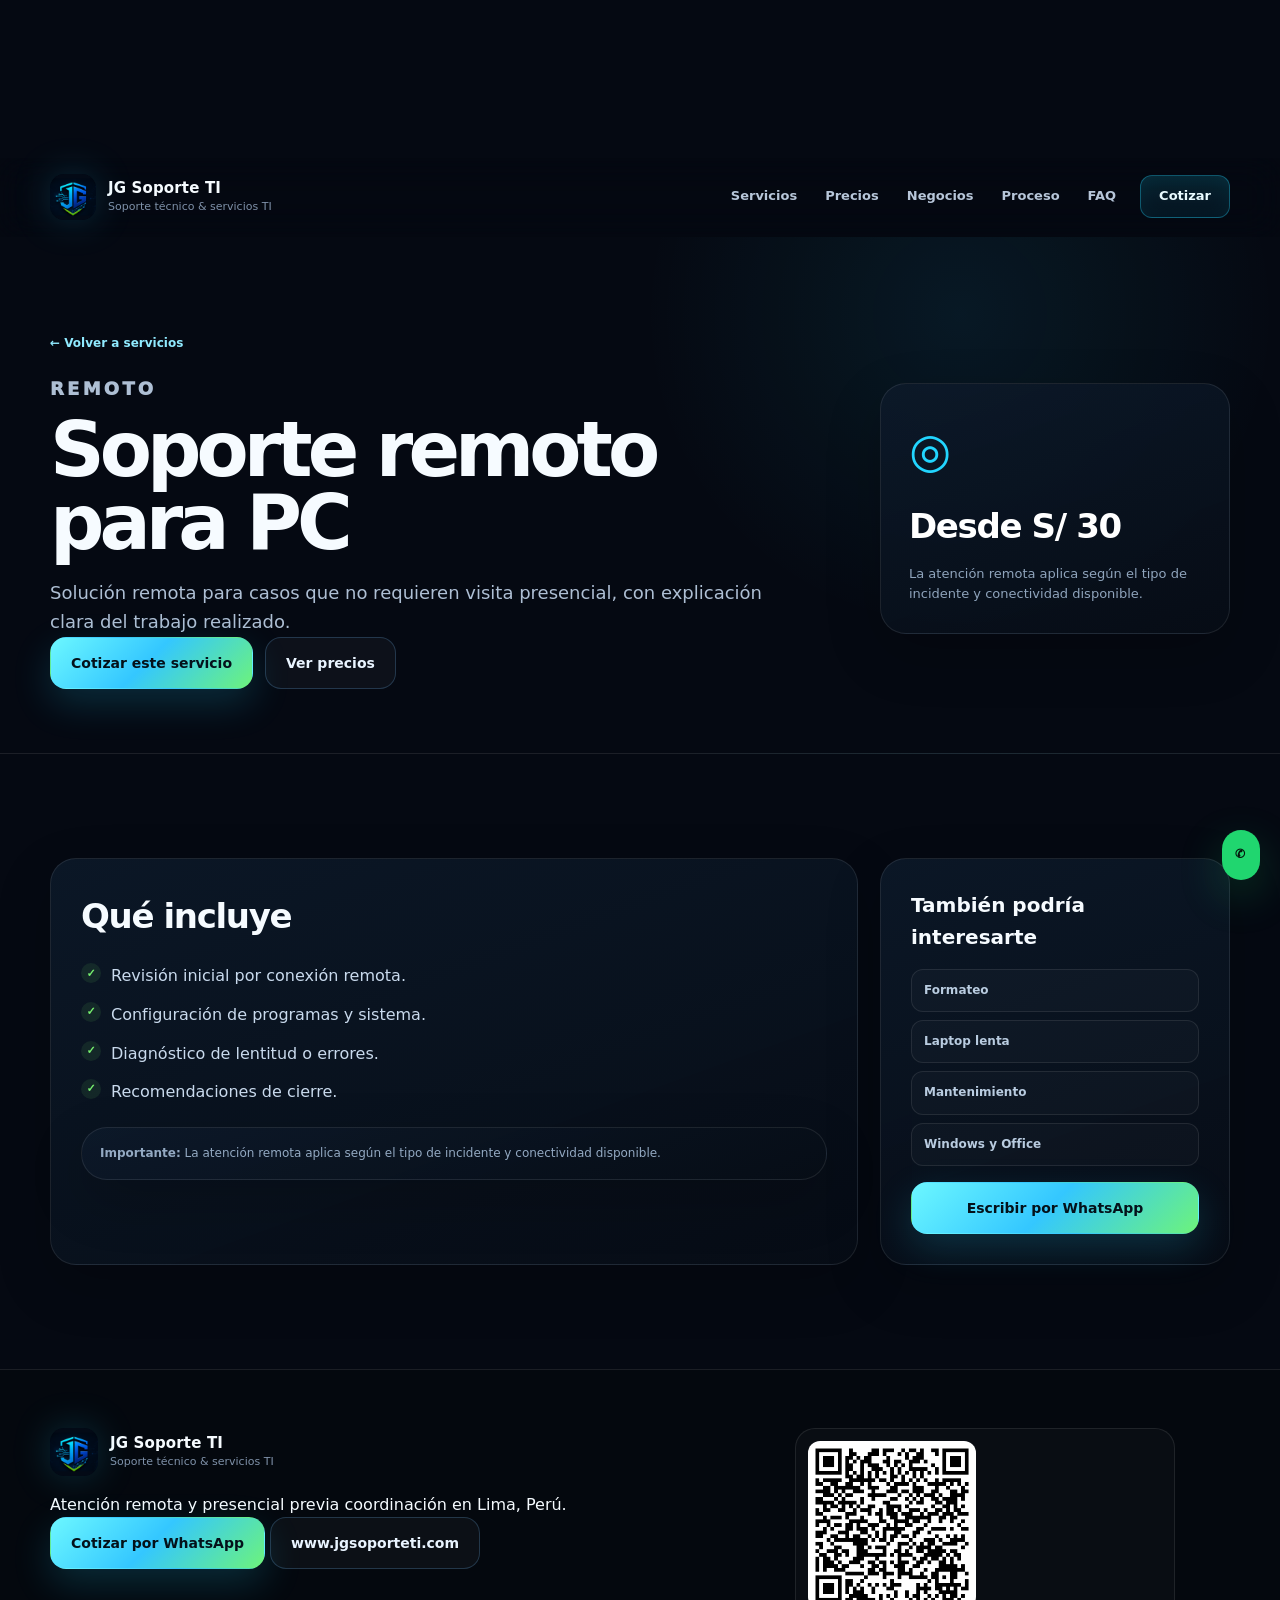
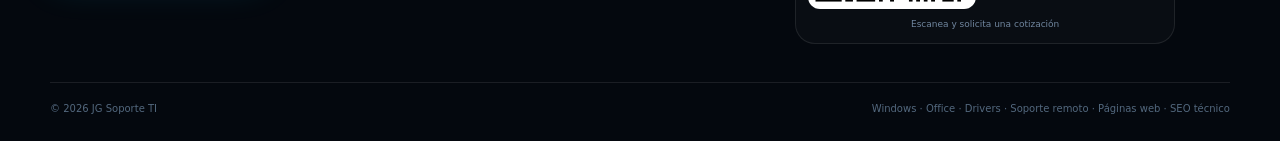
<file: soporte-remoto-pc.html>
<!DOCTYPE html>
<html lang="es-PE">
<head>
  <!-- Google tag (gtag.js) -->
<script async src="https://www.googletagmanager.com/gtag/js?id=G-3D9VGT658D"></script>
<script>
  window.dataLayer = window.dataLayer || [];
  function gtag(){dataLayer.push(arguments);}
  gtag('js', new Date());

  gtag('config', 'G-3D9VGT658D');
</script>
<meta charset="UTF-8" />
<meta name="viewport" content="width=device-width, initial-scale=1.0" />
<title>Soporte remoto para PC | JG Soporte TI</title>
<meta name="description" content="Atención rápida por conexión remota para configuraciones, errores, lentitud o revisión general." />
<meta name="keywords" content="soporte remoto PC Perú, soporte remoto laptop Lima, soporte técnico remoto" />
<meta name="robots" content="index, follow, max-image-preview:large" />
<meta name="author" content="JG Soporte TI" />
<meta name="theme-color" content="#050a12" />
<meta name="color-scheme" content="dark light" />
<link rel="canonical" href="https://www.jgsoporteti.com/soporte-remoto-pc.html" />
<link rel="icon" href="/favicon.ico" sizes="any" />
<link rel="icon" type="image/png" sizes="32x32" href="/assets/img/favicon-32x32.png" />
<link rel="icon" type="image/png" sizes="192x192" href="/assets/img/favicon-192x192.png" />
<link rel="apple-touch-icon" sizes="180x180" href="/assets/img/apple-touch-icon.png" />
<meta property="og:locale" content="es_PE" />
<meta property="og:type" content="website" />
<meta property="og:site_name" content="JG Soporte TI" />
<meta property="og:title" content="Soporte remoto para PC | JG Soporte TI" />
<meta property="og:description" content="Atención rápida por conexión remota para configuraciones, errores, lentitud o revisión general." />
<meta property="og:url" content="https://www.jgsoporteti.com/soporte-remoto-pc.html" />
<meta property="og:image" content="https://www.jgsoporteti.com/assets/img/og-image-jg-soporte-ti.png" />
<meta name="twitter:card" content="summary_large_image" />
<meta name="twitter:title" content="Soporte remoto para PC | JG Soporte TI" />
<meta name="twitter:description" content="Atención rápida por conexión remota para configuraciones, errores, lentitud o revisión general." />
<meta name="twitter:image" content="https://www.jgsoporteti.com/assets/img/og-image-jg-soporte-ti.png" />
<link rel="stylesheet" href="assets/css/styles.css?v=12" />
<script type="application/ld+json">{"@context":"https://schema.org","@type":"Service","name":"Soporte remoto para PC","provider":{"@type":"LocalBusiness","name":"JG Soporte TI","url":"https://www.jgsoporteti.com/"},"areaServed":"Lima, Perú","description":"Atención rápida por conexión remota para configuraciones, errores, lentitud o revisión general."}</script>
</head>
<body>
<div class="page-glow"></div>
<canvas id="heroCanvas" aria-hidden="true"></canvas>

<header class="site-header" data-header>
  <div class="container nav-wrap">
    <a class="brand" href="index.html#inicio" aria-label="Ir al inicio">
      <img src="assets/img/logo-icon-jg.png" alt="JG Soporte TI" width="46" height="46" />
      <span><b>JG Soporte TI</b><small>Soporte técnico & servicios TI</small></span>
    </a>
    <nav class="main-nav" data-nav aria-label="Menú principal">
      
<a href="index.html#servicios">Servicios</a>
<a href="index.html#precios">Precios</a>
<a href="index.html#negocios">Negocios</a>
<a href="index.html#proceso">Proceso</a>
<a href="index.html#faq">FAQ</a>

      <a class="nav-pill" href="https://wa.me/51936480770?text=Hola%20JG%20Soporte%20TI%2C%20necesito%20cotizar%20un%20servicio." target="_blank" rel="noopener">Cotizar</a>
    </nav>
    <a class="header-wa" href="https://wa.me/51936480770?text=Hola%20JG%20Soporte%20TI%2C%20necesito%20cotizar%20un%20servicio." target="_blank" rel="noopener">WhatsApp</a>
    <button class="menu-toggle" data-menu-toggle type="button" aria-label="Abrir menú" aria-expanded="false"><span></span><span></span><span></span></button>
  </div>
</header>

<main>
<section class="inner-hero">
  <div class="container inner-grid">
    <div class="reveal">
      <a class="back-link" href="index.html#servicios">← Volver a servicios</a>
      <p class="eyebrow">Remoto</p>
      <h1>Soporte remoto para PC</h1>
      <p>Solución remota para casos que no requieren visita presencial, con explicación clara del trabajo realizado.</p>
      <div class="hero-actions"><a class="btn btn-primary" href="https://wa.me/51936480770?text=Hola%20JG%20Soporte%20TI%2C%20necesito%20cotizar%20un%20servicio." target="_blank" rel="noopener">Cotizar este servicio</a><a class="btn btn-ghost" href="index.html#precios">Ver precios</a></div>
    </div>
    <div class="inner-card reveal" data-tilt><span>◎</span><h2>Desde S/ 30</h2><p>La atención remota aplica según el tipo de incidente y conectividad disponible.</p></div>
  </div>
</section>
<section class="section detail-section">
  <div class="container detail-grid">
    <article class="detail-main reveal">
      <h2>Qué incluye</h2>
      <ul class="check-list"><li>Revisión inicial por conexión remota.</li><li>Configuración de programas y sistema.</li><li>Diagnóstico de lentitud o errores.</li><li>Recomendaciones de cierre.</li></ul>
      <div class="license-note"><b>Importante:</b> La atención remota aplica según el tipo de incidente y conectividad disponible.</div>
    </article>
    <aside class="detail-side reveal">
      <h3>También podría interesarte</h3>
      <div class="related-links"><a href="formateo-laptop-lima.html">Formateo</a><a href="laptop-lenta-lima.html">Laptop lenta</a><a href="mantenimiento-pc-lima.html">Mantenimiento</a><a href="instalacion-windows-office.html">Windows y Office</a></div>
      <a class="btn btn-primary full" href="https://wa.me/51936480770?text=Hola%20JG%20Soporte%20TI%2C%20necesito%20cotizar%20un%20servicio." target="_blank" rel="noopener">Escribir por WhatsApp</a>
    </aside>
  </div>
</section>
</main>

<footer class="site-footer" id="contacto">
  <div class="container footer-grid">
    <div>
      <a class="brand footer-brand" href="index.html#inicio">
        <img src="assets/img/logo-icon-jg.png" alt="JG Soporte TI" width="48" height="48" />
        <span><b>JG Soporte TI</b><small>Soporte técnico & servicios TI</small></span>
      </a>
      <p>Atención remota y presencial previa coordinación en Lima, Perú.</p>
      <div class="footer-actions">
        <a class="btn btn-primary" href="https://wa.me/51936480770?text=Hola%20JG%20Soporte%20TI%2C%20necesito%20cotizar%20un%20servicio." target="_blank" rel="noopener">Cotizar por WhatsApp</a>
        <a class="btn btn-ghost" href="https://www.jgsoporteti.com/" target="_blank" rel="noopener">www.jgsoporteti.com</a>
      </div>
    </div>
    <div class="qr-card">
      <img src="assets/img/qr-whatsapp-jg.png" alt="QR para solicitar cotización por WhatsApp" width="168" height="168" loading="lazy" />
      <span>Escanea y solicita una cotización</span>
    </div>
  </div>
  <div class="container footer-bottom">
    <span>© 2026 JG Soporte TI</span>
    <span>Windows · Office · Drivers · Soporte remoto · Páginas web · SEO técnico</span>
  </div>
</footer>
<a class="floating-wa" href="https://wa.me/51936480770?text=Hola%20JG%20Soporte%20TI%2C%20necesito%20cotizar%20un%20servicio." target="_blank" rel="noopener" aria-label="Cotizar por WhatsApp">✆</a>

<script src="assets/js/main.js?v=12" defer></script>
</body>
</html>
</file>
<file: assets/css/styles.css>
:root{
  --bg:#050912;--bg2:#07101c;--panel:#0a1422;--panel2:#0e1a2b;--text:#f6fbff;--muted:#9eb0c7;
  --cyan:#22d5ff;--blue:#1787ff;--green:#77f16f;--line:rgba(116,190,255,.22);--line2:rgba(255,255,255,.09);
  --shadow:0 26px 90px rgba(0,0,0,.38);--radius:30px;--radius2:22px;--container:1180px;
}
*{box-sizing:border-box;margin:0;padding:0}html{scroll-behavior:smooth;scroll-padding-top:86px}body{font-family:Inter,ui-sans-serif,system-ui,-apple-system,BlinkMacSystemFont,"Segoe UI",sans-serif;background:var(--bg);color:var(--text);line-height:1.6;overflow-x:hidden}body.menu-open{overflow:hidden}a{color:inherit;text-decoration:none}button{font:inherit;color:inherit}img{max-width:100%;height:auto}::selection{background:rgba(34,213,255,.28);color:#fff}.container{width:min(calc(100% - 40px),var(--container));margin-inline:auto}.section{padding:104px 0;position:relative}.page-noise{position:fixed;inset:0;pointer-events:none;z-index:-1;opacity:.22;background-image:radial-gradient(rgba(255,255,255,.11) .55px,transparent .55px);background-size:8px 8px;mask-image:linear-gradient(to bottom,#000,transparent 88%)}.scroll-progress{position:fixed;left:0;right:0;top:0;height:2px;z-index:200;background:transparent}.scroll-progress span{display:block;width:0;height:100%;background:linear-gradient(90deg,var(--cyan),var(--blue),var(--green));box-shadow:0 0 14px rgba(34,213,255,.65)}
.site-header{position:sticky;top:0;z-index:100;border-bottom:1px solid transparent;background:rgba(5,9,18,.55);backdrop-filter:blur(18px);transition:.25s}.site-header.is-scrolled{border-color:var(--line2);background:rgba(5,9,18,.86);box-shadow:0 12px 38px rgba(0,0,0,.22)}.nav-wrap{min-height:78px;display:flex;align-items:center;gap:26px}.brand{display:inline-flex;align-items:center;gap:12px;min-width:max-content}.brand img{border-radius:14px;filter:drop-shadow(0 0 18px rgba(34,213,255,.18))}.brand span{display:flex;flex-direction:column;line-height:1.16}.brand b{font-size:15px;letter-spacing:.01em}.brand small{font-size:11px;color:#7f91a9;margin-top:4px}.main-nav{display:flex;align-items:center;gap:4px;margin-left:auto}.main-nav>a{padding:10px 12px;border-radius:12px;color:#b7c6d9;font-size:13px;font-weight:800;transition:.2s}.main-nav>a:hover{color:#fff;background:rgba(255,255,255,.05)}.main-nav .nav-pill{margin-left:8px;padding-inline:18px;border:1px solid rgba(34,213,255,.34);color:#e9fbff;background:linear-gradient(180deg,rgba(34,213,255,.14),rgba(34,213,255,.06));box-shadow:inset 0 0 20px rgba(34,213,255,.05)}.header-wa{display:none}.menu-toggle{display:none;margin-left:auto;width:44px;height:44px;border:1px solid var(--line2);border-radius:14px;background:rgba(255,255,255,.04);padding:11px;cursor:pointer}.menu-toggle span{display:block;height:2px;background:#eaf6ff;margin:5px 0;border-radius:4px;transition:.2s}
.eyebrow{font-size:12px;font-weight:950;text-transform:uppercase;letter-spacing:.18em;color:var(--cyan)}.gradient-text{background:linear-gradient(110deg,#fff 8%,#9deeff 42%,#59a8ff 68%,#8bff88);-webkit-background-clip:text;background-clip:text;color:transparent}.btn{display:inline-flex;align-items:center;justify-content:center;gap:12px;min-height:52px;padding:0 20px;border-radius:16px;border:1px solid transparent;font-weight:900;font-size:14px;transition:.22s;position:relative;overflow:hidden}.btn:before{content:"";position:absolute;inset:0;background:linear-gradient(110deg,transparent 20%,rgba(255,255,255,.18),transparent 78%);transform:translateX(-120%);transition:.65s}.btn:hover:before{transform:translateX(120%)}.btn-primary{color:#04111a;background:linear-gradient(135deg,#6cf7ff,#34c7ff 48%,#6df37b);box-shadow:0 14px 38px rgba(34,213,255,.18)}.btn-primary:hover{transform:translateY(-2px);box-shadow:0 18px 50px rgba(34,213,255,.28)}.btn-ghost{border-color:var(--line);background:rgba(255,255,255,.035);color:#e9f4ff}.btn-ghost:hover{background:rgba(34,213,255,.08);border-color:rgba(34,213,255,.42)}.text-link{display:inline-flex;align-items:center;gap:9px;color:#bfeeff;font-weight:900}.text-link span{transition:.2s}.text-link:hover span{transform:translateX(4px)}
.hero-section{position:relative;min-height:calc(100vh - 78px);padding:86px 0 42px;overflow:hidden;border-bottom:1px solid var(--line2);background:radial-gradient(circle at 73% 32%,rgba(18,132,255,.12),transparent 32%),radial-gradient(circle at 19% 12%,rgba(34,213,255,.09),transparent 28%),linear-gradient(180deg,#050912 0%,#07101c 75%,#060b13 100%)}.hero-section:before{content:"";position:absolute;inset:0;background-image:linear-gradient(rgba(74,140,206,.05) 1px,transparent 1px),linear-gradient(90deg,rgba(74,140,206,.05) 1px,transparent 1px);background-size:58px 58px;mask-image:linear-gradient(to bottom,rgba(0,0,0,.9),transparent 86%)}.hero-aurora{position:absolute;width:700px;height:700px;right:-200px;top:-240px;border-radius:50%;background:conic-gradient(from 90deg,rgba(34,213,255,.11),rgba(23,135,255,.08),transparent,rgba(119,241,111,.06),rgba(34,213,255,.11));filter:blur(28px);animation:aurora 18s linear infinite}.hero-grid{position:relative;z-index:2;display:grid;grid-template-columns:1.04fr .96fr;align-items:center;gap:62px}.hero-copy{padding:24px 0}.availability{display:inline-flex;align-items:center;flex-wrap:wrap;gap:8px 10px;padding:8px 12px;border:1px solid var(--line2);border-radius:999px;background:rgba(255,255,255,.035);font-size:11px;font-weight:850;color:#aec1d8;margin-bottom:24px}.availability i{width:8px;height:8px;border-radius:50%;background:var(--green);box-shadow:0 0 0 5px rgba(119,241,111,.08),0 0 14px rgba(119,241,111,.6);animation:pulse 2s infinite}.availability em{font-style:normal;color:#40536a}.hero-eyebrow{margin-bottom:12px}.hero-copy h1{font-size:clamp(52px,6.2vw,86px);line-height:.94;letter-spacing:-.068em;max-width:760px;text-wrap:balance}.hero-lead{max-width:700px;font-size:18px;color:#b4c6dc;margin:26px 0 30px;line-height:1.7}.hero-actions{display:flex;gap:12px;flex-wrap:wrap}.hero-facts{display:flex;gap:0;margin-top:38px;max-width:690px;border-top:1px solid var(--line2);padding-top:22px}.hero-facts>div{display:grid;grid-template-columns:auto 1fr;align-items:center;gap:8px 10px;padding-right:28px;margin-right:28px;border-right:1px solid var(--line2)}.hero-facts>div:last-child{border-right:0;margin-right:0;padding-right:0}.hero-facts strong{font-size:22px;color:#fff}.hero-facts span{font-size:11px;line-height:1.3;color:#7f94ad;max-width:92px}.hero-visual{position:relative;min-height:520px;display:grid;place-items:center;isolation:isolate}.visual-halo{position:absolute;width:400px;height:400px;border-radius:50%;background:radial-gradient(circle,rgba(34,213,255,.19),rgba(23,135,255,.08) 38%,transparent 72%);filter:blur(3px);animation:breathe 5s ease-in-out infinite}.hero-visual:before{content:"";position:absolute;width:390px;height:390px;border-radius:50%;border:1px solid rgba(34,213,255,.12);box-shadow:0 0 80px rgba(34,213,255,.04),inset 0 0 80px rgba(34,213,255,.03)}#networkCanvas{position:absolute;inset:0;width:100%;height:100%;z-index:-1;opacity:.7}.tech-orbit{position:absolute;border:1px solid rgba(34,213,255,.16);border-radius:50%;pointer-events:none}.orbit-a{width:330px;height:330px;animation:spin 16s linear infinite}.orbit-a:before,.orbit-a:after,.orbit-b:before{content:"";position:absolute;width:8px;height:8px;border-radius:50%;background:var(--cyan);box-shadow:0 0 14px var(--cyan)}.orbit-a:before{left:26px;top:60px}.orbit-a:after{right:18px;bottom:95px}.orbit-b{width:430px;height:250px;transform:rotate(-18deg);border-color:rgba(119,241,111,.1);animation:spinReverse 22s linear infinite}.orbit-b:before{right:42px;top:20px;background:var(--green);box-shadow:0 0 14px var(--green)}.core-logo{position:relative;width:250px;height:250px;border-radius:38%;display:grid;place-items:center;background:radial-gradient(circle,rgba(24,121,255,.18),rgba(6,16,29,.82) 64%);border:1px solid rgba(92,193,255,.24);box-shadow:0 40px 100px rgba(0,0,0,.45),inset 0 0 70px rgba(34,213,255,.08);backdrop-filter:blur(10px);transition:transform .2s}.core-logo img{width:205px;filter:drop-shadow(0 16px 32px rgba(0,0,0,.42))}.core-pulse{position:absolute;inset:-12px;border:1px solid rgba(34,213,255,.2);border-radius:40%;animation:ringPulse 3.4s ease-out infinite}.status-card{position:absolute;display:flex;align-items:center;gap:11px;min-width:210px;padding:12px 14px;border-radius:17px;border:1px solid var(--line);background:rgba(6,14,25,.8);backdrop-filter:blur(15px);box-shadow:0 15px 40px rgba(0,0,0,.28);animation:float 5s ease-in-out infinite}.status-card i{width:9px;height:9px;border-radius:50%;background:var(--green);box-shadow:0 0 13px rgba(119,241,111,.65)}.status-card span{display:flex;flex-direction:column;line-height:1.2;flex:1}.status-card b{font-size:12px}.status-card small{font-size:9px;color:#6f86a2;margin-top:3px}.status-card em{font-style:normal;font-size:9px;font-weight:950;color:#8ffb99}.status-one{left:0;top:80px}.status-two{right:-10px;top:200px;animation-delay:-1.6s}.status-three{left:30px;bottom:62px;animation-delay:-3.1s}.quick-links{position:relative;z-index:3;display:grid;grid-template-columns:repeat(4,1fr);border:1px solid var(--line2);border-radius:24px;background:rgba(7,15,26,.72);backdrop-filter:blur(16px);overflow:hidden;margin-top:34px}.quick-links a{display:grid;grid-template-columns:auto 1fr;column-gap:12px;padding:18px 20px;border-right:1px solid var(--line2);transition:.2s}.quick-links a:last-child{border-right:0}.quick-links a:hover{background:rgba(34,213,255,.055)}.quick-links span{grid-row:1/3;font-size:10px;font-weight:950;color:var(--cyan);padding-top:3px}.quick-links b{font-size:13px}.quick-links small{font-size:10px;color:#758aa3}
.section-heading{display:grid;grid-template-columns:1fr minmax(270px,420px);gap:48px;align-items:end;margin-bottom:42px}.section-heading h2,.diagnosis-copy h2,.business-copy h2,.faq-intro h2,.final-card h2{font-size:clamp(36px,4.6vw,60px);line-height:1;letter-spacing:-.058em;text-wrap:balance}.section-heading .eyebrow,.diagnosis-copy .eyebrow,.business-copy .eyebrow,.faq-intro .eyebrow{margin-bottom:12px}.section-heading>p,.diagnosis-copy>p,.business-copy>p,.faq-intro>p{color:var(--muted)}
.diagnosis-section{padding:86px 0}.diagnosis-wrap{display:grid;grid-template-columns:.88fr 1.12fr;border:1px solid var(--line2);border-radius:34px;overflow:hidden;background:linear-gradient(135deg,rgba(13,27,45,.88),rgba(7,13,23,.9));box-shadow:var(--shadow)}.diagnosis-copy{padding:42px}.diagnosis-copy h2{font-size:44px}.diagnosis-copy>p{margin:14px 0 24px}.diagnosis-options{display:flex;flex-wrap:wrap;gap:9px}.diagnosis-options button{cursor:pointer;padding:10px 13px;border-radius:13px;border:1px solid var(--line2);background:rgba(255,255,255,.035);color:#9eb2ca;font-size:12px;font-weight:850;transition:.2s}.diagnosis-options button:hover,.diagnosis-options button.active{color:#fff;border-color:rgba(34,213,255,.4);background:rgba(34,213,255,.09);box-shadow:0 0 20px rgba(34,213,255,.06)}.diagnosis-result{padding:42px;display:flex;flex-direction:column;justify-content:center;position:relative;border-left:1px solid var(--line2);background:radial-gradient(circle at 90% 0%,rgba(34,213,255,.13),transparent 35%)}.diagnosis-result:after{content:"";position:absolute;right:-60px;bottom:-90px;width:240px;height:240px;border:1px solid rgba(34,213,255,.08);border-radius:50%}.result-top{display:flex;align-items:center;gap:12px}.result-top>span{width:45px;height:45px;display:grid;place-items:center;border-radius:14px;border:1px solid var(--line);background:rgba(34,213,255,.08);font-size:22px;color:var(--cyan)}.result-top small{font-weight:950;font-size:10px;letter-spacing:.15em;color:#7e95af}.diagnosis-result h3{font-size:30px;line-height:1.1;letter-spacing:-.04em;margin:20px 0 10px}.diagnosis-result>p{color:#aabdd3;max-width:650px}.result-meta{display:flex;justify-content:space-between;gap:15px;align-items:center;margin:24px 0 16px;padding-top:18px;border-top:1px solid var(--line2)}.result-meta span{color:#849bb5;font-size:12px}.result-meta b{color:var(--green)}
.services-section{background:linear-gradient(180deg,transparent,rgba(10,21,36,.45),transparent)}.services-bento{display:grid;grid-template-columns:repeat(12,1fr);gap:18px}.service-card{grid-column:span 4;min-height:320px;padding:26px;border:1px solid var(--line2);border-radius:26px;background:linear-gradient(160deg,rgba(14,27,45,.82),rgba(7,13,23,.9));position:relative;overflow:hidden;box-shadow:0 16px 45px rgba(0,0,0,.18);transition:transform .24s,border-color .24s}.service-card:before{content:"";position:absolute;inset:0;background:radial-gradient(circle at var(--mx,50%) var(--my,20%),rgba(34,213,255,.13),transparent 36%);opacity:0;transition:.25s;pointer-events:none}.service-card:hover:before{opacity:1}.service-card:hover{border-color:rgba(34,213,255,.28);transform:translateY(-4px)}.service-featured{grid-column:span 8;min-height:355px;background:radial-gradient(circle at 85% 10%,rgba(23,135,255,.17),transparent 34%),linear-gradient(140deg,rgba(14,31,52,.94),rgba(6,13,23,.96))}.service-wide{grid-column:span 8;display:grid;grid-template-columns:1fr .9fr;gap:24px;align-items:center;min-height:350px}.service-head{display:flex;align-items:center;justify-content:space-between;gap:12px;position:relative;z-index:1}.service-number{font-size:11px;font-weight:950;color:var(--cyan);letter-spacing:.12em}.service-badge{font-size:10px;color:#a8bdd5;border:1px solid var(--line2);border-radius:999px;padding:6px 9px;background:rgba(255,255,255,.035)}.service-svg{width:62px;height:62px;margin:34px 0 22px;stroke:var(--cyan);fill:none;stroke-width:1.25;stroke-linecap:round;stroke-linejoin:round;filter:drop-shadow(0 0 13px rgba(34,213,255,.18));position:relative}.service-card h3{font-size:30px;line-height:1.05;letter-spacing:-.045em;position:relative}.service-card p{color:var(--muted);margin:12px 0 22px;position:relative}.service-links{display:flex;flex-wrap:wrap;gap:8px;position:absolute;left:26px;bottom:26px;right:26px}.service-links a{padding:9px 11px;border:1px solid var(--line2);border-radius:11px;font-size:11px;font-weight:850;background:rgba(255,255,255,.03);transition:.2s}.service-links a:hover{border-color:var(--line);background:rgba(34,213,255,.07)}.card-bottom{position:absolute;left:26px;right:26px;bottom:26px;display:flex;justify-content:space-between;gap:10px;align-items:center;border-top:1px solid var(--line2);padding-top:16px}.card-bottom b{font-size:13px;color:#e9f7ff}.card-bottom a{font-size:11px;color:#99e8ff;font-weight:900}.wide-copy h3{font-size:38px}.wide-copy p{max-width:520px}.mini-browser{border:1px solid var(--line);border-radius:20px;overflow:hidden;background:#07101b;box-shadow:0 26px 65px rgba(0,0,0,.38);transform:perspective(900px) rotateY(-7deg) rotateX(3deg)}.browser-bar{height:38px;display:flex;align-items:center;gap:6px;padding:0 11px;border-bottom:1px solid var(--line2);background:#0b1625}.browser-bar i{width:7px;height:7px;border-radius:50%;background:#26384d}.browser-bar span{font-size:8px;color:#627891;margin-left:auto}.browser-body{padding:28px 24px 22px;min-height:220px;background:radial-gradient(circle at 70% 10%,rgba(34,213,255,.14),transparent 34%)}.browser-body small{font-size:8px;color:var(--cyan);letter-spacing:.16em}.browser-body strong{display:block;font-size:24px;line-height:1.05;margin:10px 0 18px;letter-spacing:-.04em}.browser-body em{display:inline-block;font-style:normal;font-size:9px;padding:7px 10px;border-radius:8px;background:var(--cyan);color:#031019;font-weight:950}.browser-cards{display:grid;grid-template-columns:repeat(3,1fr);gap:7px;margin-top:20px}.browser-cards i{height:42px;border:1px solid var(--line2);border-radius:8px;background:rgba(255,255,255,.035)}
.business-section{padding-top:80px}.business-shell{display:grid;grid-template-columns:.88fr 1.12fr;align-items:center;gap:55px;padding:54px;border:1px solid var(--line2);border-radius:36px;background:radial-gradient(circle at 100% 0%,rgba(34,213,255,.11),transparent 33%),linear-gradient(145deg,rgba(12,24,41,.87),rgba(6,12,21,.93));box-shadow:var(--shadow);overflow:hidden}.business-copy>p{margin:18px 0 22px}.clean-list{list-style:none;display:grid;gap:10px;margin:20px 0 28px}.clean-list li{position:relative;padding-left:25px;color:#c5d5e8}.clean-list li:before{content:"";position:absolute;left:0;top:.64em;width:10px;height:2px;background:linear-gradient(90deg,var(--cyan),var(--green));box-shadow:0 0 8px rgba(34,213,255,.4)}.business-actions{display:flex;gap:10px;flex-wrap:wrap}.device-stage{position:relative;min-height:430px}.desktop-demo{position:absolute;left:0;right:50px;top:25px;border:1px solid var(--line);border-radius:22px;overflow:hidden;background:#07101b;box-shadow:0 35px 80px rgba(0,0,0,.44);transform:perspective(1000px) rotateY(-5deg)}.demo-top{height:42px;display:flex;align-items:center;gap:7px;padding:0 13px;border-bottom:1px solid var(--line2);background:#0a1624}.demo-top i{width:8px;height:8px;border-radius:50%;background:#20344a}.demo-top span{font-size:9px;color:#627d9b;margin-left:auto}.demo-content{min-height:310px;padding:52px 36px;background:radial-gradient(circle at 72% 14%,rgba(34,213,255,.14),transparent 32%),linear-gradient(140deg,#07121f,#08101a)}.demo-content small{font-size:9px;color:var(--green);font-weight:900;letter-spacing:.18em}.demo-content strong{display:block;font-size:34px;line-height:1.03;margin:12px 0 22px;letter-spacing:-.05em}.demo-content>span{display:block;width:88px;height:30px;border-radius:8px;background:linear-gradient(120deg,var(--cyan),var(--green))}.demo-grid{display:grid;grid-template-columns:repeat(3,1fr);gap:10px;margin-top:38px}.demo-grid i{height:66px;border-radius:13px;border:1px solid var(--line2);background:rgba(255,255,255,.035)}.phone-demo{position:absolute;right:0;bottom:0;width:155px;height:320px;border:5px solid #101d2c;border-radius:31px;background:linear-gradient(180deg,#091522,#07101a);box-shadow:0 25px 55px rgba(0,0,0,.48);padding:44px 16px 16px;z-index:3}.phone-notch{position:absolute;top:8px;left:50%;transform:translateX(-50%);width:58px;height:15px;border-radius:12px;background:#03070d}.phone-demo small{font-size:7px;color:var(--cyan);letter-spacing:.13em}.phone-demo strong{display:block;font-size:25px;line-height:.96;margin:12px 0 16px;letter-spacing:-.05em}.phone-demo span{display:inline-block;font-size:8px;color:#031019;background:var(--green);padding:6px 7px;border-radius:7px;font-weight:950}.phone-demo>i{display:block;height:52px;border-radius:11px;border:1px solid var(--line2);background:rgba(255,255,255,.04);margin-top:12px}
.prices-section{background:linear-gradient(180deg,transparent,rgba(9,19,32,.55),transparent)}.pricing-wrap{border:1px solid var(--line2);border-radius:30px;background:rgba(8,15,26,.72);padding:14px;box-shadow:0 20px 60px rgba(0,0,0,.18)}.pricing-tabs{display:flex;gap:6px;padding:4px;background:rgba(255,255,255,.025);border-radius:18px;width:max-content;margin:0 auto 14px}.pricing-tabs button{border:0;background:transparent;cursor:pointer;padding:10px 18px;border-radius:13px;color:#8297b0;font-weight:900;font-size:12px;transition:.2s}.pricing-tabs button.active{background:rgba(34,213,255,.1);color:#eaffff;box-shadow:inset 0 0 0 1px rgba(34,213,255,.2)}.price-panel{display:none;grid-template-columns:repeat(4,1fr);gap:8px}.price-panel.active{display:grid}.price-panel article{padding:24px 20px;min-height:178px;border-radius:20px;background:linear-gradient(180deg,rgba(255,255,255,.035),rgba(255,255,255,.018));border:1px solid transparent;transition:.2s}.price-panel article:hover{border-color:var(--line2);background:rgba(34,213,255,.035);transform:translateY(-2px)}.price-panel span{font-size:12px;font-weight:850;color:#c6d7e9}.price-panel b{display:block;font-size:28px;letter-spacing:-.04em;margin:17px 0 9px;color:#fff}.price-panel small{display:block;font-size:11px;color:#7f94ae;line-height:1.5}.subtle-note{display:flex;gap:12px;align-items:flex-start;margin-top:14px;padding:14px 18px;border-radius:16px;border:1px solid var(--line2);background:rgba(255,255,255,.02);color:#8fa5be;font-size:12px}.subtle-note span{color:var(--cyan);font-weight:950}
.process-line{display:grid;grid-template-columns:repeat(3,1fr);position:relative;border-top:1px solid var(--line2)}.process-step{padding:34px 34px 0 0;display:grid;grid-template-columns:auto 1fr;gap:18px;position:relative}.process-step:before{content:"";position:absolute;top:-5px;left:0;width:9px;height:9px;border-radius:50%;background:var(--cyan);box-shadow:0 0 0 6px rgba(34,213,255,.07),0 0 18px rgba(34,213,255,.35)}.process-step>span{font-size:11px;color:#678098;font-weight:950}.process-step h3{font-size:22px;line-height:1.1;letter-spacing:-.03em}.process-step p{color:var(--muted);font-size:13px;margin-top:8px}
.faq-shell{display:grid;grid-template-columns:.72fr 1.28fr;gap:55px;align-items:start}.faq-intro>p{margin:16px 0 22px}.faq-list{display:grid;gap:10px}.faq-list details{border:1px solid var(--line2);border-radius:18px;background:rgba(255,255,255,.025);overflow:hidden;transition:.2s}.faq-list details[open]{border-color:rgba(34,213,255,.22);background:rgba(34,213,255,.03)}.faq-list summary{cursor:pointer;padding:18px 20px;font-size:14px;font-weight:900;list-style:none;display:flex;justify-content:space-between;align-items:center}.faq-list summary::-webkit-details-marker{display:none}.faq-list summary:after{content:"+";font-size:22px;color:#6f879f;transition:.2s}.faq-list details[open] summary:after{transform:rotate(45deg);color:var(--cyan)}.faq-list p{padding:0 20px 18px;color:#91a6bf;font-size:13px}.final-card{display:flex;justify-content:space-between;align-items:center;gap:32px;padding:36px 40px;border:1px solid rgba(34,213,255,.18);border-radius:32px;background:radial-gradient(circle at 75% 15%,rgba(34,213,255,.12),transparent 28%),linear-gradient(135deg,rgba(13,28,47,.9),rgba(7,13,22,.95));box-shadow:var(--shadow)}.final-copy{display:flex;align-items:center;gap:22px}.final-icon{width:78px;height:78px;border-radius:23px;display:grid;place-items:center;background:linear-gradient(145deg,rgba(34,213,255,.15),rgba(23,135,255,.08));border:1px solid var(--line);color:var(--cyan);font-weight:950;font-size:23px;box-shadow:inset 0 0 30px rgba(34,213,255,.05)}.final-card h2{font-size:38px;margin:6px 0 7px}.final-card p{color:var(--muted)}
.site-footer{padding:58px 0 24px;border-top:1px solid var(--line2);background:#04080e}.footer-grid{display:grid;grid-template-columns:1fr .55fr auto;gap:55px;align-items:start}.footer-brand{margin-bottom:16px}.footer-main>p{color:#7f93ab;font-size:13px;margin-bottom:12px}.site-url{font-size:14px;font-weight:900;color:#bcefff}.footer-services{display:grid;gap:8px}.footer-services>b{font-size:12px;color:#eaf7ff;margin-bottom:4px}.footer-services a{font-size:12px;color:#7f94ad}.footer-services a:hover{color:var(--cyan)}.qr-card{text-align:center;padding:12px;border:1px solid var(--line2);border-radius:20px;background:rgba(255,255,255,.025)}.qr-card img{display:block;border-radius:12px}.qr-card span{display:block;font-size:9px;color:#70869f;margin-top:8px}.footer-bottom{display:flex;justify-content:space-between;gap:20px;margin-top:38px;padding-top:18px;border-top:1px solid var(--line2);font-size:10px;color:#53687e}.floating-wa{position:fixed;right:20px;bottom:20px;z-index:80;display:flex;align-items:center;gap:9px;min-height:50px;padding:0 15px 0 13px;border-radius:999px;background:#20d66f;color:#04160c;box-shadow:0 15px 45px rgba(32,214,111,.24);font-weight:950;font-size:12px;transition:.22s}.floating-wa span{font-size:20px}.floating-wa:hover{transform:translateY(-3px);box-shadow:0 20px 55px rgba(32,214,111,.32)}
/* Inner service pages */
.inner-hero{padding:92px 0 64px;border-bottom:1px solid var(--line2);background:radial-gradient(circle at 75% 15%,rgba(34,213,255,.08),transparent 30%)}.inner-grid{display:grid;grid-template-columns:1fr 350px;gap:34px;align-items:center}.inner-hero h1{font-size:clamp(48px,6vw,76px);line-height:.96;letter-spacing:-.065em;margin:10px 0 20px}.inner-hero p{color:#aebfd4;font-size:18px;max-width:740px}.back-link{display:inline-flex;color:#90eaff;font-size:12px;font-weight:900;margin-bottom:22px}.inner-card,.detail-main,.detail-side,.license-note{border:1px solid var(--line2);border-radius:26px;background:linear-gradient(160deg,rgba(13,26,43,.84),rgba(7,13,22,.92));box-shadow:0 20px 55px rgba(0,0,0,.2)}.inner-card{padding:28px}.inner-card>span{font-size:48px;color:var(--cyan)}.inner-card h2{font-size:34px;letter-spacing:-.04em;color:#fff;margin:10px 0}.inner-card p{font-size:13px;color:#8fa4bc}.detail-grid{display:grid;grid-template-columns:1fr 350px;gap:22px}.detail-main,.detail-side{padding:30px}.detail-main h2{font-size:34px;letter-spacing:-.04em;margin-bottom:20px}.detail-side h3{font-size:20px;margin-bottom:15px}.check-list{list-style:none;display:grid;gap:13px}.check-list li{padding-left:30px;position:relative;color:#c9daed}.check-list li:before{content:"✓";position:absolute;left:0;top:0;width:20px;height:20px;border-radius:50%;display:grid;place-items:center;background:rgba(119,241,111,.09);color:var(--green);font-size:11px;font-weight:950}.license-note{margin-top:22px;padding:16px 18px;color:#93a9c2;font-size:12px}.related-links{display:grid;gap:8px;margin:16px 0}.related-links a{padding:11px 12px;border:1px solid var(--line2);border-radius:12px;background:rgba(255,255,255,.025);font-size:12px;color:#b9cce0;font-weight:850}.related-links a:hover{border-color:var(--line);color:#fff}.full{width:100%}
.reveal{opacity:0;transform:translateY(20px);transition:opacity .7s ease,transform .7s ease}.reveal.in{opacity:1;transform:none}@keyframes pulse{50%{opacity:.45;transform:scale(.75)}}@keyframes aurora{to{transform:rotate(360deg)}}@keyframes spin{to{transform:rotate(360deg)}}@keyframes spinReverse{from{transform:rotate(-18deg)}to{transform:rotate(-378deg)}}@keyframes breathe{50%{transform:scale(1.08);opacity:.72}}@keyframes ringPulse{0%{transform:scale(.94);opacity:.6}75%,100%{transform:scale(1.13);opacity:0}}@keyframes float{50%{transform:translateY(-10px)}}
@media(max-width:1050px){.main-nav{position:fixed;inset:76px 16px auto;display:none;flex-direction:column;align-items:stretch;padding:12px;border:1px solid var(--line);border-radius:20px;background:rgba(5,9,18,.97);box-shadow:var(--shadow)}body.menu-open .main-nav{display:flex}.main-nav>a{padding:13px}.menu-toggle{display:block}.hero-grid{grid-template-columns:1fr}.hero-copy{max-width:800px}.hero-visual{min-height:470px;max-width:680px;width:100%;margin:0 auto}.quick-links{grid-template-columns:repeat(2,1fr)}.quick-links a:nth-child(2){border-right:0}.quick-links a:nth-child(-n+2){border-bottom:1px solid var(--line2)}.diagnosis-wrap,.business-shell,.faq-shell{grid-template-columns:1fr}.diagnosis-result{border-left:0;border-top:1px solid var(--line2)}.service-card{grid-column:span 6}.service-featured,.service-wide{grid-column:span 12}.business-shell{gap:20px}.device-stage{max-width:680px;width:100%;margin:0 auto}.price-panel{grid-template-columns:repeat(2,1fr)}.inner-grid,.detail-grid{grid-template-columns:1fr}.inner-card{max-width:520px}.footer-grid{grid-template-columns:1fr .5fr auto}}
@media(max-width:680px){.container{width:min(calc(100% - 26px),var(--container))}.section{padding:72px 0}.nav-wrap{min-height:68px}.brand img{width:40px;height:40px}.brand small{display:none}.hero-section{min-height:auto;padding:48px 0 28px}.hero-grid{gap:30px}.hero-copy{padding:0}.availability{font-size:9px;margin-bottom:18px}.availability em,.availability span:nth-of-type(2){display:none}.hero-copy h1{font-size:48px;line-height:.97}.hero-lead{font-size:15px;line-height:1.65;margin:20px 0 24px}.hero-actions{display:grid}.hero-actions .btn{width:100%}.hero-facts{margin-top:28px;padding-top:16px}.hero-facts>div{padding-right:13px;margin-right:13px}.hero-facts strong{font-size:18px}.hero-facts span{font-size:8px;max-width:72px}.hero-visual{min-height:360px}.visual-halo{width:280px;height:280px}.hero-visual:before{width:260px;height:260px}.orbit-a{width:250px;height:250px}.orbit-b{width:300px;height:190px}.core-logo{width:185px;height:185px;border-radius:34%}.core-logo img{width:150px}.status-card{min-width:150px;padding:9px 10px;border-radius:13px}.status-card b{font-size:9px}.status-card small{font-size:7px}.status-card em{font-size:7px}.status-one{left:0;top:52px}.status-two{right:0;top:150px}.status-three{left:12px;bottom:30px}.quick-links{margin-top:16px;border-radius:18px}.quick-links a{padding:14px}.quick-links b{font-size:11px}.quick-links small{font-size:8px}.section-heading{grid-template-columns:1fr;gap:15px;margin-bottom:28px}.section-heading h2,.business-copy h2,.faq-intro h2{font-size:38px}.section-heading>p{font-size:13px}.diagnosis-section{padding:64px 0}.diagnosis-wrap{border-radius:24px}.diagnosis-copy,.diagnosis-result{padding:24px}.diagnosis-copy h2{font-size:36px}.diagnosis-options{display:grid;grid-template-columns:1fr 1fr}.diagnosis-options button{padding:10px 7px}.diagnosis-result h3{font-size:25px}.services-bento{gap:12px}.service-card,.service-featured,.service-wide{grid-column:span 12;min-height:auto;border-radius:22px;padding:22px}.service-featured{padding-bottom:78px}.service-wide{grid-template-columns:1fr}.service-svg{width:50px;height:50px;margin:25px 0 16px}.service-card h3,.wide-copy h3{font-size:28px}.service-card p{font-size:13px}.service-links,.card-bottom{position:static;margin-top:20px;padding-top:14px;border-top:1px solid var(--line2)}.service-links{display:flex}.mini-browser{margin-top:8px;transform:none}.business-shell{padding:25px;border-radius:26px}.business-copy p{font-size:13px}.business-actions{display:grid}.business-actions .btn{width:100%}.device-stage{min-height:330px}.desktop-demo{right:30px;top:20px}.demo-content{min-height:230px;padding:35px 22px}.demo-content strong{font-size:25px}.demo-grid{margin-top:25px}.phone-demo{width:118px;height:245px;border-width:4px;border-radius:24px;padding:34px 11px 10px}.phone-demo strong{font-size:19px}.phone-demo>i{height:36px}.pricing-wrap{border-radius:22px;padding:8px}.pricing-tabs{width:100%;display:grid;grid-template-columns:repeat(3,1fr)}.pricing-tabs button{padding:9px 5px;font-size:10px}.price-panel{grid-template-columns:1fr;gap:5px}.price-panel article{min-height:auto;padding:18px;border-radius:16px}.price-panel b{font-size:24px;margin:9px 0 4px}.process-line{grid-template-columns:1fr;border-top:0;border-left:1px solid var(--line2);margin-left:5px}.process-step{padding:0 0 28px 28px}.process-step:before{top:5px;left:-5px}.faq-shell{gap:28px}.final-card{display:block;padding:25px;border-radius:24px}.final-copy{align-items:flex-start}.final-icon{width:58px;height:58px;border-radius:17px;font-size:17px;flex:0 0 auto}.final-card h2{font-size:30px}.final-card .btn{width:100%;margin-top:22px}.footer-grid{grid-template-columns:1fr}.footer-services{grid-template-columns:repeat(2,1fr)}.qr-card{width:max-content}.footer-bottom{flex-direction:column}.floating-wa{right:13px;bottom:13px;width:54px;height:54px;min-height:54px;padding:0;border-radius:50%;display:grid;place-items:center}.floating-wa b{display:none}.inner-hero{padding:58px 0 40px}.inner-hero h1{font-size:44px}.inner-hero p{font-size:15px}.detail-main,.detail-side,.inner-card{border-radius:22px;padding:22px}}
@media(prefers-reduced-motion:reduce){*,*:before,*:after{animation:none!important;transition:none!important;scroll-behavior:auto!important}.reveal{opacity:1;transform:none}#networkCanvas{display:none}}
</file>
